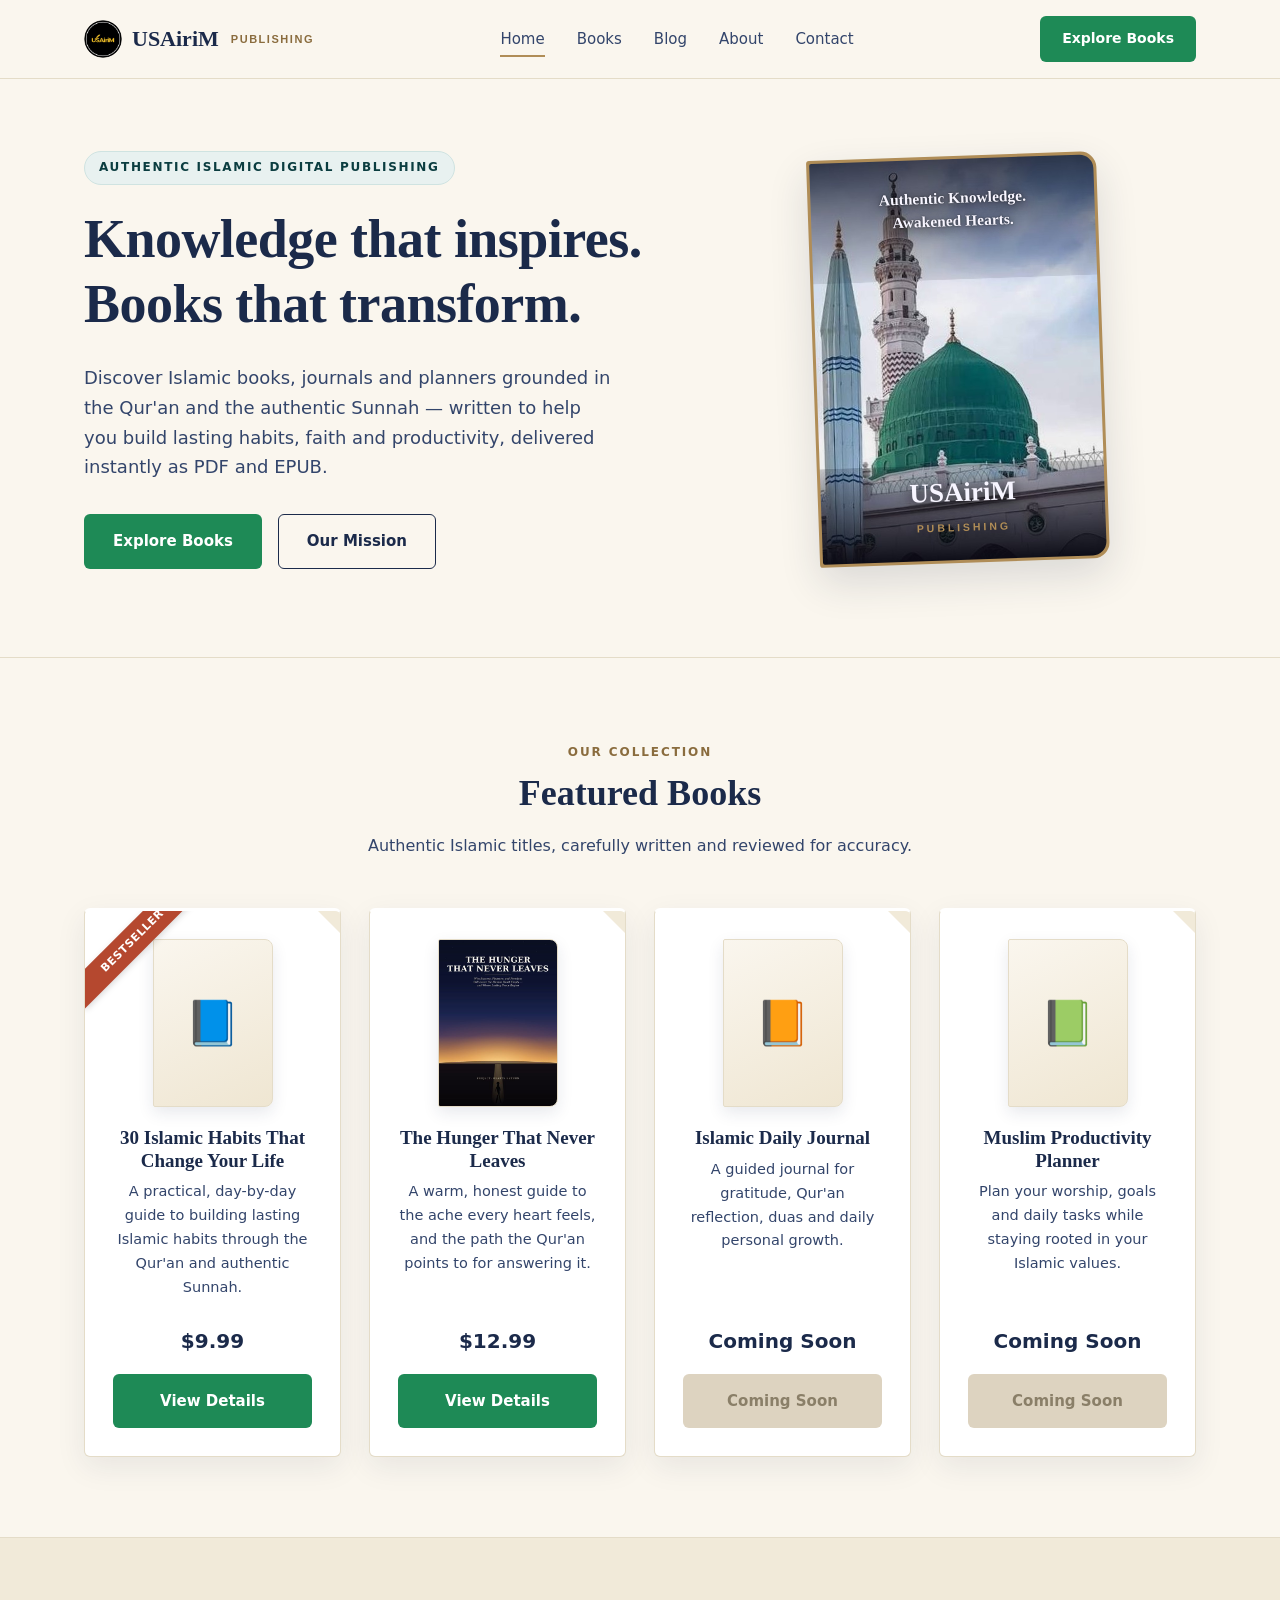
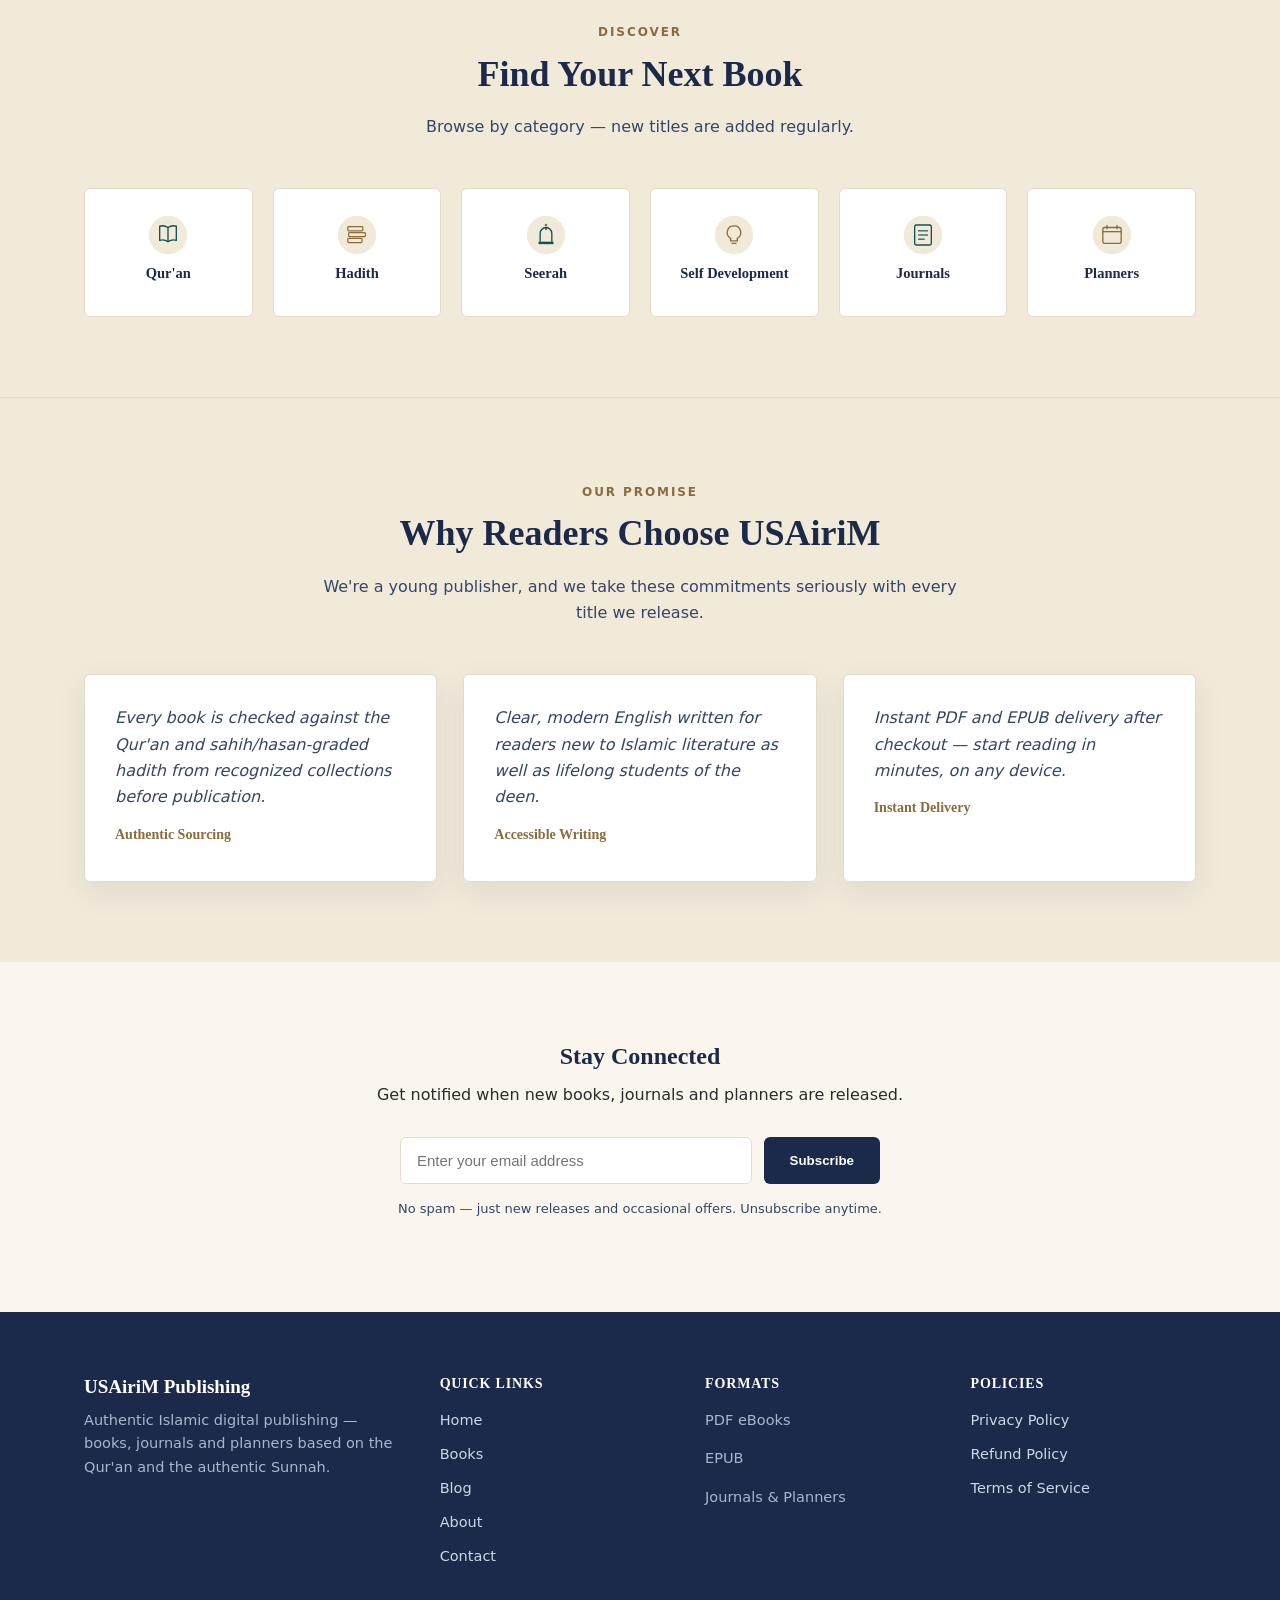
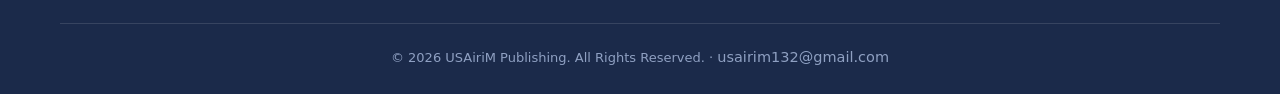
<file: index.html>
<!DOCTYPE html>
<html lang="en">
<head>
<meta charset="UTF-8">
<meta name="viewport" content="width=device-width, initial-scale=1.0">
<title>USAiriM Publishing — Authentic Islamic Books, Journals &amp; Planners (PDF/EPUB)</title>
<meta name="description" content="USAiriM Publishing creates authentic Islamic books, journals and planners grounded in the Qur'an and the Sunnah — instant digital downloads in PDF and EPUB for readers across the USA and worldwide.">
<link rel="canonical" href="https://usairim.pages.dev/">
<meta name="robots" content="index, follow">

<!-- Open Graph / social sharing -->
<meta property="og:type" content="website">
<meta property="og:title" content="USAiriM Publishing — Authentic Islamic Books, Journals &amp; Planners">
<meta property="og:description" content="Authentic Islamic books, journals and planners based on the Qur'an and the authentic Sunnah — available instantly as PDF and EPUB downloads.">
<meta property="og:url" content="https://usairim.pages.dev/">
<meta property="og:site_name" content="USAiriM Publishing">
<meta property="og:image" content="https://usairim.pages.dev/images/social-share.jpg">
<meta name="twitter:card" content="summary_large_image">
<meta name="twitter:title" content="USAiriM Publishing — Authentic Islamic Books, Journals &amp; Planners">
<meta name="twitter:description" content="Authentic Islamic books, journals and planners based on the Qur'an and the authentic Sunnah.">

<link rel="icon" href="favicon.svg" type="image/svg+xml">
<link rel="stylesheet" href="style.css">

<script type="application/ld+json">
{
  "@context": "https://schema.org",
  "@type": "Organization",
  "name": "USAiriM Publishing",
  "url": "https://usairim.pages.dev/",
  "description": "Publisher of authentic Islamic books, journals and planners based on the Qur'an and the authentic Sunnah, sold as digital downloads.",
  "sameAs": []
}
</script>
<!-- Google tag (gtag.js) -->
<script async src="https://www.googletagmanager.com/gtag/js?id=G-6FCN0698L6"></script>
<script>
  window.dataLayer = window.dataLayer || [];
  function gtag(){dataLayer.push(arguments);}
  gtag('js', new Date());

  gtag('config', 'G-6FCN0698L6');
</script>

<script type="text/javascript">
    (function(c,l,a,r,i,t,y){
        c[a]=c[a]||function(){(c[a].q=c[a].q||[]).push(arguments)};
        t=l.createElement(r);t.async=1;t.src="https://www.clarity.ms/tag/"+i;
        y=l.getElementsByTagName(r)[0];y.parentNode.insertBefore(t,y);
    })(window, document, "clarity", "script", "xih6525dao");
</script>
</head>

<body>

<header class="header">
  <div class="rainbow-bar"></div>
  <div class="container">
    <a href="index.html" class="logo">
      <span class="logo-mark" role="img" aria-label="USAiriM Publishing logo"></span>
      <span class="logo-name">USAiriM</span><span class="logo-tag">Publishing</span>
    </a>
    <button class="nav-toggle" aria-label="Open menu" aria-expanded="false" id="navToggle">☰</button>
    <nav class="nav" id="siteNav">
      <a href="index.html" class="active">Home</a>
      <a href="books.html">Books</a>
      <a href="blog.html">Blog</a>
      <a href="about.html">About</a>
      <a href="contact.html">Contact</a>
    </nav>
    <a href="books.html" class="nav-btn">Explore Books</a>
  </div>
</header>

<section class="hero">
  <div class="container hero-grid">
    <div class="hero-content">
      <span class="hero-badge">Authentic Islamic Digital Publishing</span>
      <h1>Knowledge that inspires.<br>Books that transform.</h1>
      <p>Discover Islamic books, journals and planners grounded in the Qur'an and the authentic Sunnah — written to help you build lasting habits, faith and productivity, delivered instantly as PDF and EPUB.</p>
      <div class="hero-buttons">
        <a href="books.html" class="btn-primary">Explore Books</a>
        <a href="about.html" class="btn-secondary">Our Mission</a>
      </div>
    </div>
    <div class="hero-image">
      <div class="hero-photo-frame">
        <div class="hero-photo-cover" role="img" aria-label="Masjid an-Nabawi with the USAiriM Publishing slogan: Authentic Knowledge, Awakened Hearts">
          <div class="cover-slogan">Authentic Knowledge.<br>Awakened Hearts.</div>
          <div class="cover-wordmark">
            <div class="cover-name">USAiriM</div>
            <div class="cover-tag">PUBLISHING</div>
          </div>
        </div>
      </div>
    </div>
  </div>
</section>

<section class="featured">
  <div class="container">
    <div class="section-title">
      <span>Our Collection</span>
      <h2>Featured Books</h2>
      <p>Authentic Islamic titles, carefully written and reviewed for accuracy.</p>
    </div>
    <div class="book-grid">

      <div class="book-card bestseller">
        <div class="ribbon">Bestseller</div>
        <div class="book-cover" aria-hidden="true">📘</div>
        <h3>30 Islamic Habits That Change Your Life</h3>
        <p>A practical, day-by-day guide to building lasting Islamic habits through the Qur'an and authentic Sunnah.</p>
        <div class="price">$9.99</div>
        <a href="30-islamic-habits.html" class="buy-btn">View Details</a>
      </div>

      <div class="book-card">
        <div class="book-cover cover-hunger" role="img" aria-label="The Hunger That Never Leaves — book cover"></div>
        <h3>The Hunger That Never Leaves</h3>
        <p>A warm, honest guide to the ache every heart feels, and the path the Qur'an points to for answering it.</p>
        <div class="price">$12.99</div>
        <a href="the-hunger-that-never-leaves.html" class="buy-btn">View Details</a>
      </div>

      <div class="book-card">
        <div class="book-cover" aria-hidden="true">📙</div>
        <h3>Islamic Daily Journal</h3>
        <p>A guided journal for gratitude, Qur'an reflection, duas and daily personal growth.</p>
        <div class="price">Coming Soon</div>
        <a href="books.html" class="buy-btn disabled" aria-disabled="true">Coming Soon</a>
      </div>

      <div class="book-card">
        <div class="book-cover" aria-hidden="true">📗</div>
        <h3>Muslim Productivity Planner</h3>
        <p>Plan your worship, goals and daily tasks while staying rooted in your Islamic values.</p>
        <div class="price">Coming Soon</div>
        <a href="books.html" class="buy-btn disabled" aria-disabled="true">Coming Soon</a>
      </div>

    </div>
  </div>
</section>

<section class="discover">
  <div class="container">
    <div class="section-title">
      <span>Discover</span>
      <h2>Find Your Next Book</h2>
      <p>Browse by category — new titles are added regularly.</p>
    </div>
    <div class="categories">
      <div class="category-card">
        <svg viewBox="0 0 48 48" width="40" height="40" aria-hidden="true"><circle cx="24" cy="24" r="23" fill="#F1EAD9"/><path d="M24 15c-3-2-7-2.5-10-1.5v17c3-1 7-.5 10 1.5 3-2 7-2.5 10-1.5v-17c-3-1-7-.5-10 1.5z" fill="none" stroke="#0F5257" stroke-width="1.6" stroke-linejoin="round"/><line x1="24" y1="15" x2="24" y2="32" stroke="#0F5257" stroke-width="1.6"/></svg>
        <h3>Qur'an</h3>
      </div>
      <div class="category-card">
        <svg viewBox="0 0 48 48" width="40" height="40" aria-hidden="true"><circle cx="24" cy="24" r="23" fill="#F1EAD9"/><rect x="13" y="14" width="18" height="5" rx="1" fill="none" stroke="#8a6c3e" stroke-width="1.5"/><rect x="14" y="21" width="20" height="5" rx="1" fill="none" stroke="#8a6c3e" stroke-width="1.5"/><rect x="13" y="28" width="17" height="5" rx="1" fill="none" stroke="#8a6c3e" stroke-width="1.5"/></svg>
        <h3>Hadith</h3>
      </div>
      <div class="category-card">
        <svg viewBox="0 0 48 48" width="40" height="40" aria-hidden="true"><circle cx="24" cy="24" r="23" fill="#F1EAD9"/><path d="M17 32V22a7 7 0 0 1 14 0v10" fill="none" stroke="#0F5257" stroke-width="1.6"/><rect x="15" y="32" width="18" height="3" fill="#0F5257"/><line x1="24" y1="14" x2="24" y2="18" stroke="#0F5257" stroke-width="1.6"/><circle cx="24" cy="12" r="1.6" fill="#8a6c3e"/></svg>
        <h3>Seerah</h3>
      </div>
      <div class="category-card">
        <svg viewBox="0 0 48 48" width="40" height="40" aria-hidden="true"><circle cx="24" cy="24" r="23" fill="#F1EAD9"/><path d="M24 13a8 8 0 0 0-4 15v3h8v-3a8 8 0 0 0-4-15z" fill="none" stroke="#8a6c3e" stroke-width="1.6"/><line x1="21" y1="34" x2="27" y2="34" stroke="#8a6c3e" stroke-width="1.6"/></svg>
        <h3>Self Development</h3>
      </div>
      <div class="category-card">
        <svg viewBox="0 0 48 48" width="40" height="40" aria-hidden="true"><circle cx="24" cy="24" r="23" fill="#F1EAD9"/><rect x="14" y="12" width="20" height="24" rx="2" fill="none" stroke="#0F5257" stroke-width="1.6"/><line x1="18" y1="19" x2="30" y2="19" stroke="#0F5257" stroke-width="1.4"/><line x1="18" y1="24" x2="30" y2="24" stroke="#0F5257" stroke-width="1.4"/><line x1="18" y1="29" x2="26" y2="29" stroke="#0F5257" stroke-width="1.4"/></svg>
        <h3>Journals</h3>
      </div>
      <div class="category-card">
        <svg viewBox="0 0 48 48" width="40" height="40" aria-hidden="true"><circle cx="24" cy="24" r="23" fill="#F1EAD9"/><rect x="13" y="15" width="22" height="19" rx="2" fill="none" stroke="#8a6c3e" stroke-width="1.6"/><line x1="13" y1="20" x2="35" y2="20" stroke="#8a6c3e" stroke-width="1.6"/><line x1="18" y1="12" x2="18" y2="17" stroke="#8a6c3e" stroke-width="1.6"/><line x1="30" y1="12" x2="30" y2="17" stroke="#8a6c3e" stroke-width="1.6"/></svg>
        <h3>Planners</h3>
      </div>
    </div>
  </div>
</section>

<section class="testimonials">
  <div class="container">
    <div class="section-title">
      <span>Our Promise</span>
      <h2>Why Readers Choose USAiriM</h2>
      <p>We're a young publisher, and we take these commitments seriously with every title we release.</p>
    </div>
    <div class="testimonial-grid">
      <div class="testimonial-card">
        <p>Every book is checked against the Qur'an and sahih/hasan-graded hadith from recognized collections before publication.</p>
        <h4>Authentic Sourcing</h4>
      </div>
      <div class="testimonial-card">
        <p>Clear, modern English written for readers new to Islamic literature as well as lifelong students of the deen.</p>
        <h4>Accessible Writing</h4>
      </div>
      <div class="testimonial-card">
        <p>Instant PDF and EPUB delivery after checkout — start reading in minutes, on any device.</p>
        <h4>Instant Delivery</h4>
      </div>
    </div>
  </div>
</section>

<section class="newsletter">
  <div class="container">
    <h2>Stay Connected</h2>
    <p>Get notified when new books, journals and planners are released.</p>
    <form class="newsletter-form" action="https://formsubmit.co/usairim132@gmail.com" method="POST">
      <input type="email" name="email" placeholder="Enter your email address" required>
      <button type="submit">Subscribe</button>
    </form>
    <p class="form-note">No spam — just new releases and occasional offers. Unsubscribe anytime.</p>
  </div>
</section>

<footer class="footer">
  <div class="container footer-grid">
    <div>
      <h3>USAiriM Publishing</h3>
      <p>Authentic Islamic digital publishing — books, journals and planners based on the Qur'an and the authentic Sunnah.</p>
    </div>
    <div>
      <h4>Quick Links</h4>
      <a href="index.html">Home</a>
      <a href="books.html">Books</a>
      <a href="blog.html">Blog</a>
      <a href="about.html">About</a>
      <a href="contact.html">Contact</a>
    </div>
    <div>
      <h4>Formats</h4>
      <p>PDF eBooks</p>
      <p>EPUB</p>
      <p>Journals &amp; Planners</p>
    </div>
    <div>
      <h4>Policies</h4>
      <a href="privacy-policy.html">Privacy Policy</a>
      <a href="refund-policy.html">Refund Policy</a>
      <a href="terms.html">Terms of Service</a>
    </div>
  </div>
  <div class="container copyright">
    © 2026 USAiriM Publishing. All Rights Reserved. · <a href="mailto:usairim132@gmail.com">usairim132@gmail.com</a>
  </div>
</footer>

<script src="js/main.js"></script>
</body>
</html>
</file>
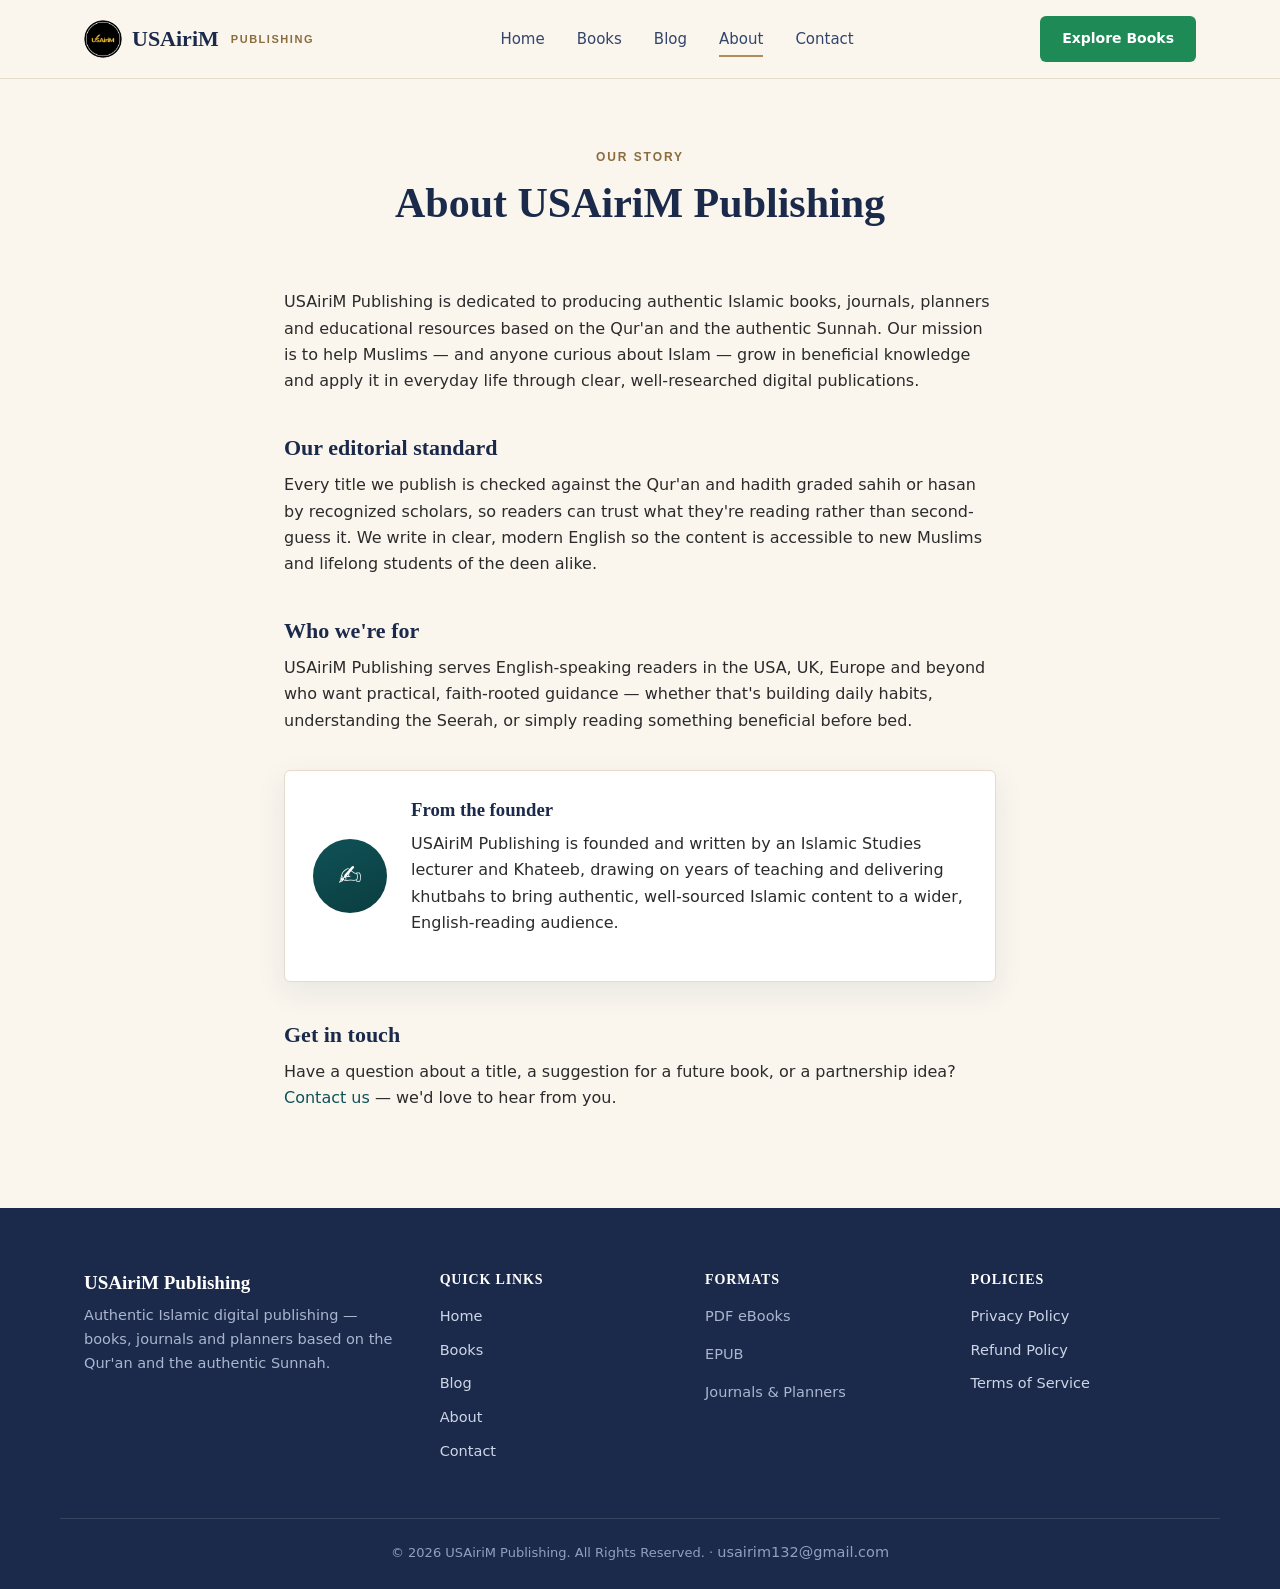
<file: about.html>
<!DOCTYPE html>
<html lang="en">
<head>
<meta charset="UTF-8">
<meta name="viewport" content="width=device-width, initial-scale=1.0">
<title>About Us | USAiriM Publishing</title>
<meta name="description" content="USAiriM Publishing creates authentic Islamic books, journals and planners based on the Qur'an and the authentic Sunnah, for readers everywhere.">
<link rel="canonical" href="https://usairim.pages.dev/about.html">
<meta name="robots" content="index, follow">
<link rel="icon" href="favicon.svg" type="image/svg+xml">
<link rel="stylesheet" href="style.css">
<!-- Google tag (gtag.js) -->
<script async src="https://www.googletagmanager.com/gtag/js?id=G-6FCN0698L6"></script>
<script>
  window.dataLayer = window.dataLayer || [];
  function gtag(){dataLayer.push(arguments);}
  gtag('js', new Date());

  gtag('config', 'G-6FCN0698L6');
</script>

<script type="text/javascript">
    (function(c,l,a,r,i,t,y){
        c[a]=c[a]||function(){(c[a].q=c[a].q||[]).push(arguments)};
        t=l.createElement(r);t.async=1;t.src="https://www.clarity.ms/tag/"+i;
        y=l.getElementsByTagName(r)[0];y.parentNode.insertBefore(t,y);
    })(window, document, "clarity", "script", "xih6525dao");
</script>
</head>

<body>

<header class="header">
  <div class="rainbow-bar"></div>
  <div class="container">
    <a href="index.html" class="logo">
      <span class="logo-mark" role="img" aria-label="USAiriM Publishing logo"></span>
      <span class="logo-name">USAiriM</span><span class="logo-tag">Publishing</span>
    </a>
    <button class="nav-toggle" aria-label="Open menu" aria-expanded="false" id="navToggle">☰</button>
    <nav class="nav" id="siteNav">
      <a href="index.html">Home</a>
      <a href="books.html">Books</a>
      <a href="blog.html">Blog</a>
      <a href="about.html" class="active">About</a>
      <a href="contact.html">Contact</a>
    </nav>
    <a href="books.html" class="nav-btn">Explore Books</a>
  </div>
</header>

<section class="page-hero">
  <div class="container">
    <span class="eyebrow">Our Story</span>
    <h1>About USAiriM Publishing</h1>
  </div>
</section>

<div class="content-block">
  <p>USAiriM Publishing is dedicated to producing authentic Islamic books, journals, planners and educational resources based on the Qur'an and the authentic Sunnah. Our mission is to help Muslims — and anyone curious about Islam — grow in beneficial knowledge and apply it in everyday life through clear, well-researched digital publications.</p>

  <h2>Our editorial standard</h2>
  <p>Every title we publish is checked against the Qur'an and hadith graded sahih or hasan by recognized scholars, so readers can trust what they're reading rather than second-guess it. We write in clear, modern English so the content is accessible to new Muslims and lifelong students of the deen alike.</p>

  <h2>Who we're for</h2>
  <p>USAiriM Publishing serves English-speaking readers in the USA, UK, Europe and beyond who want practical, faith-rooted guidance — whether that's building daily habits, understanding the Seerah, or simply reading something beneficial before bed.</p>

  <div class="founder">
    <div class="founder-badge" aria-hidden="true">✍️</div>
    <div>
      <h3>From the founder</h3>
      <p>USAiriM Publishing is founded and written by an Islamic Studies lecturer and Khateeb, drawing on years of teaching and delivering khutbahs to bring authentic, well-sourced Islamic content to a wider, English-reading audience.</p>
    </div>
  </div>

  <h2>Get in touch</h2>
  <p>Have a question about a title, a suggestion for a future book, or a partnership idea? <a href="contact.html">Contact us</a> — we'd love to hear from you.</p>
</div>

<footer class="footer">
  <div class="container footer-grid">
    <div>
      <h3>USAiriM Publishing</h3>
      <p>Authentic Islamic digital publishing — books, journals and planners based on the Qur'an and the authentic Sunnah.</p>
    </div>
    <div>
      <h4>Quick Links</h4>
      <a href="index.html">Home</a>
      <a href="books.html">Books</a>
      <a href="blog.html">Blog</a>
      <a href="about.html">About</a>
      <a href="contact.html">Contact</a>
    </div>
    <div>
      <h4>Formats</h4>
      <p>PDF eBooks</p>
      <p>EPUB</p>
      <p>Journals &amp; Planners</p>
    </div>
    <div>
      <h4>Policies</h4>
      <a href="privacy-policy.html">Privacy Policy</a>
      <a href="refund-policy.html">Refund Policy</a>
      <a href="terms.html">Terms of Service</a>
    </div>
  </div>
  <div class="container copyright">
    © 2026 USAiriM Publishing. All Rights Reserved. · <a href="mailto:usairim132@gmail.com">usairim132@gmail.com</a>
  </div>
</footer>

<script src="js/main.js"></script>
</body>
</html>
</file>
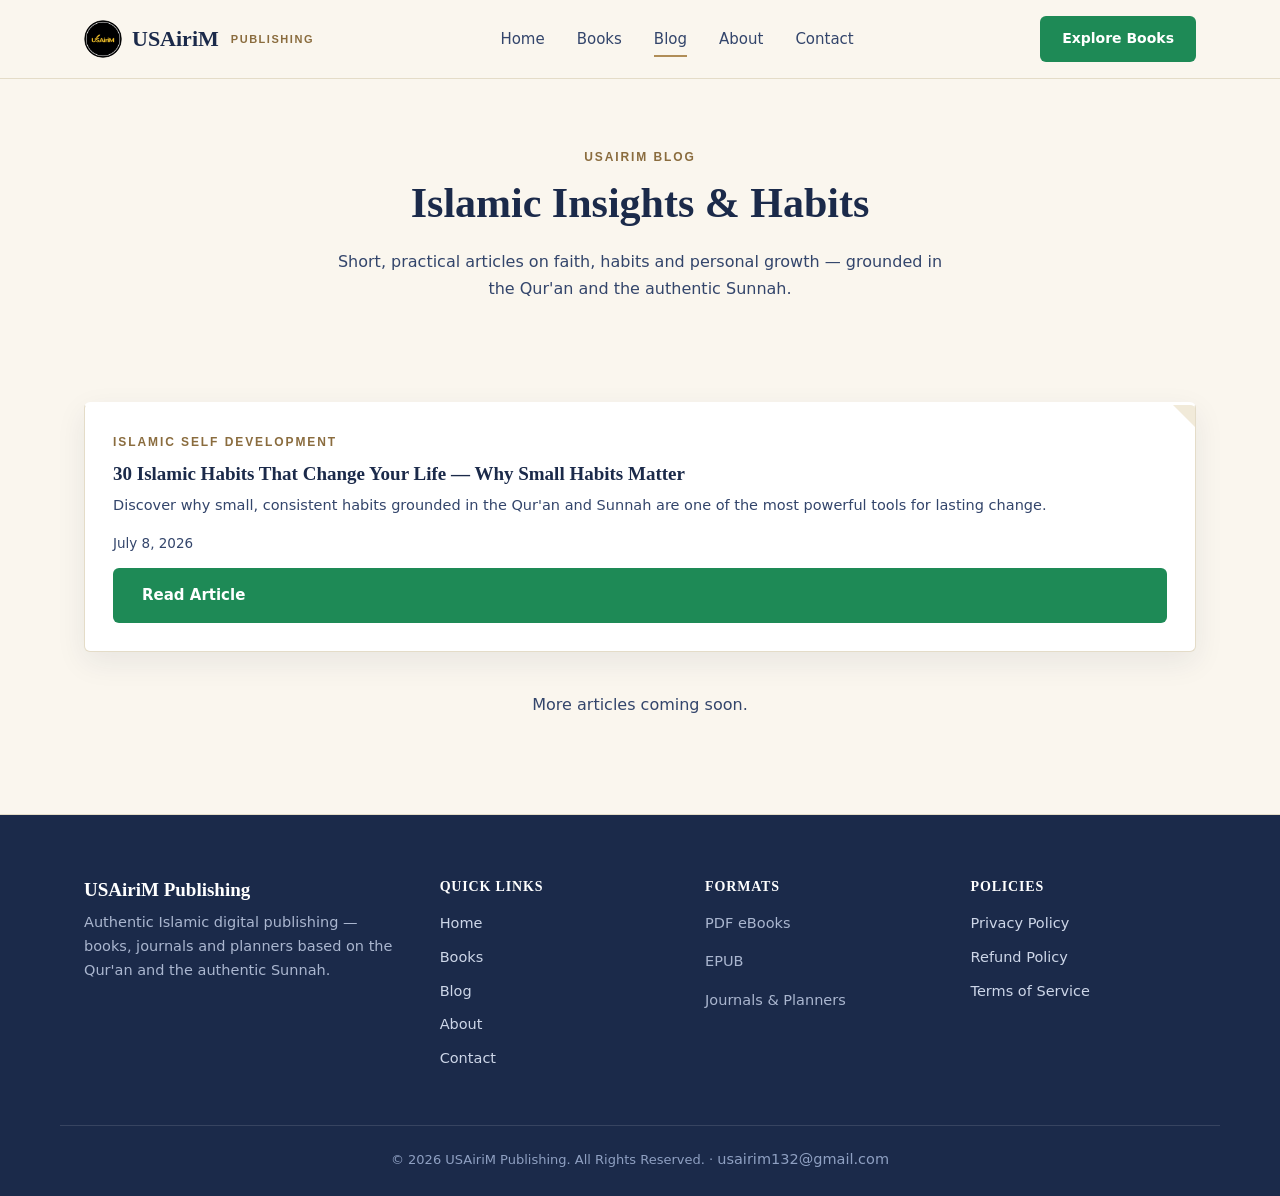
<file: blog.html>
<!DOCTYPE html>
<html lang="en">
<head>
<meta charset="UTF-8">
<meta name="viewport" content="width=device-width, initial-scale=1.0">
<title>Blog — Islamic Insights &amp; Habits | USAiriM Publishing</title>
<meta name="description" content="Articles on Islamic self-development, authentic habits, and reflections grounded in the Qur'an and Sunnah, from USAiriM Publishing.">
<link rel="canonical" href="https://usairim.pages.dev/blog.html">
<meta name="robots" content="index, follow">
<meta property="og:type" content="website">
<meta property="og:title" content="Blog — Islamic Insights & Habits | USAiriM Publishing">
<meta property="og:description" content="Articles on Islamic self-development, authentic habits, and reflections grounded in the Qur'an and Sunnah.">
<meta property="og:url" content="https://usairim.pages.dev/blog.html">
<link rel="icon" href="favicon.svg" type="image/svg+xml">
<link rel="alternate" type="application/rss+xml" title="USAiriM Publishing Blog RSS Feed" href="rss.xml">
<link rel="stylesheet" href="style.css">

<!-- Google tag (gtag.js) -->
<script async src="https://www.googletagmanager.com/gtag/js?id=G-6FCN0698L6"></script>
<script>
  window.dataLayer = window.dataLayer || [];
  function gtag(){dataLayer.push(arguments);}
  gtag('js', new Date());

  gtag('config', 'G-6FCN0698L6');
</script>

<script type="text/javascript">
    (function(c,l,a,r,i,t,y){
        c[a]=c[a]||function(){(c[a].q=c[a].q||[]).push(arguments)};
        t=l.createElement(r);t.async=1;t.src="https://www.clarity.ms/tag/"+i;
        y=l.getElementsByTagName(r)[0];y.parentNode.insertBefore(t,y);
    })(window, document, "clarity", "script", "xih6525dao");
</script>
</head>

<body>

<header class="header">
  <div class="rainbow-bar"></div>
  <div class="container">
    <a href="index.html" class="logo">
      <span class="logo-mark" role="img" aria-label="USAiriM Publishing logo"></span>
      <span class="logo-name">USAiriM</span><span class="logo-tag">Publishing</span>
    </a>
    <button class="nav-toggle" aria-label="Open menu" aria-expanded="false" id="navToggle">☰</button>
    <nav class="nav" id="siteNav">
      <a href="index.html">Home</a>
      <a href="books.html">Books</a>
      <a href="blog.html" class="active">Blog</a>
      <a href="about.html">About</a>
      <a href="contact.html">Contact</a>
    </nav>
    <a href="books.html" class="nav-btn">Explore Books</a>
  </div>
</header>

<section class="page-hero">
  <div class="container">
    <span class="eyebrow">USAiriM Blog</span>
    <h1>Islamic Insights &amp; Habits</h1>
    <p style="color:var(--ink-soft);max-width:60ch;margin:12px auto 0;">Short, practical articles on faith, habits and personal growth — grounded in the Qur'an and the authentic Sunnah.</p>
  </div>
</section>

<section class="featured">
  <div class="container">
    <div class="book-grid">

      <div class="book-card" style="text-align:left;">
        <span class="eyebrow">Islamic Self Development</span>
        <h3><a href="blog/30-islamic-habits.html" style="color:var(--ink);">30 Islamic Habits That Change Your Life — Why Small Habits Matter</a></h3>
        <p>Discover why small, consistent habits grounded in the Qur'an and Sunnah are one of the most powerful tools for lasting change.</p>
        <p style="color:var(--ink-soft);font-size:13.5px;margin-top:auto;">July 8, 2026</p>
        <a href="blog/30-islamic-habits.html" class="buy-btn">Read Article</a>
      </div>

    </div>
    <p style="text-align:center;color:var(--ink-soft);margin-top:40px;">More articles coming soon.</p>
  </div>
</section>

<footer class="footer">
  <div class="container footer-grid">
    <div>
      <h3>USAiriM Publishing</h3>
      <p>Authentic Islamic digital publishing — books, journals and planners based on the Qur'an and the authentic Sunnah.</p>
    </div>
    <div>
      <h4>Quick Links</h4>
      <a href="index.html">Home</a>
      <a href="books.html">Books</a>
      <a href="blog.html">Blog</a>
      <a href="about.html">About</a>
      <a href="contact.html">Contact</a>
    </div>
    <div>
      <h4>Formats</h4>
      <p>PDF eBooks</p>
      <p>EPUB</p>
      <p>Journals &amp; Planners</p>
    </div>
    <div>
      <h4>Policies</h4>
      <a href="privacy-policy.html">Privacy Policy</a>
      <a href="refund-policy.html">Refund Policy</a>
      <a href="terms.html">Terms of Service</a>
    </div>
  </div>
  <div class="container copyright">
    © 2026 USAiriM Publishing. All Rights Reserved. · <a href="mailto:usairim132@gmail.com">usairim132@gmail.com</a>
  </div>
</footer>

<script src="js/main.js"></script>
</body>
</html>
</file>
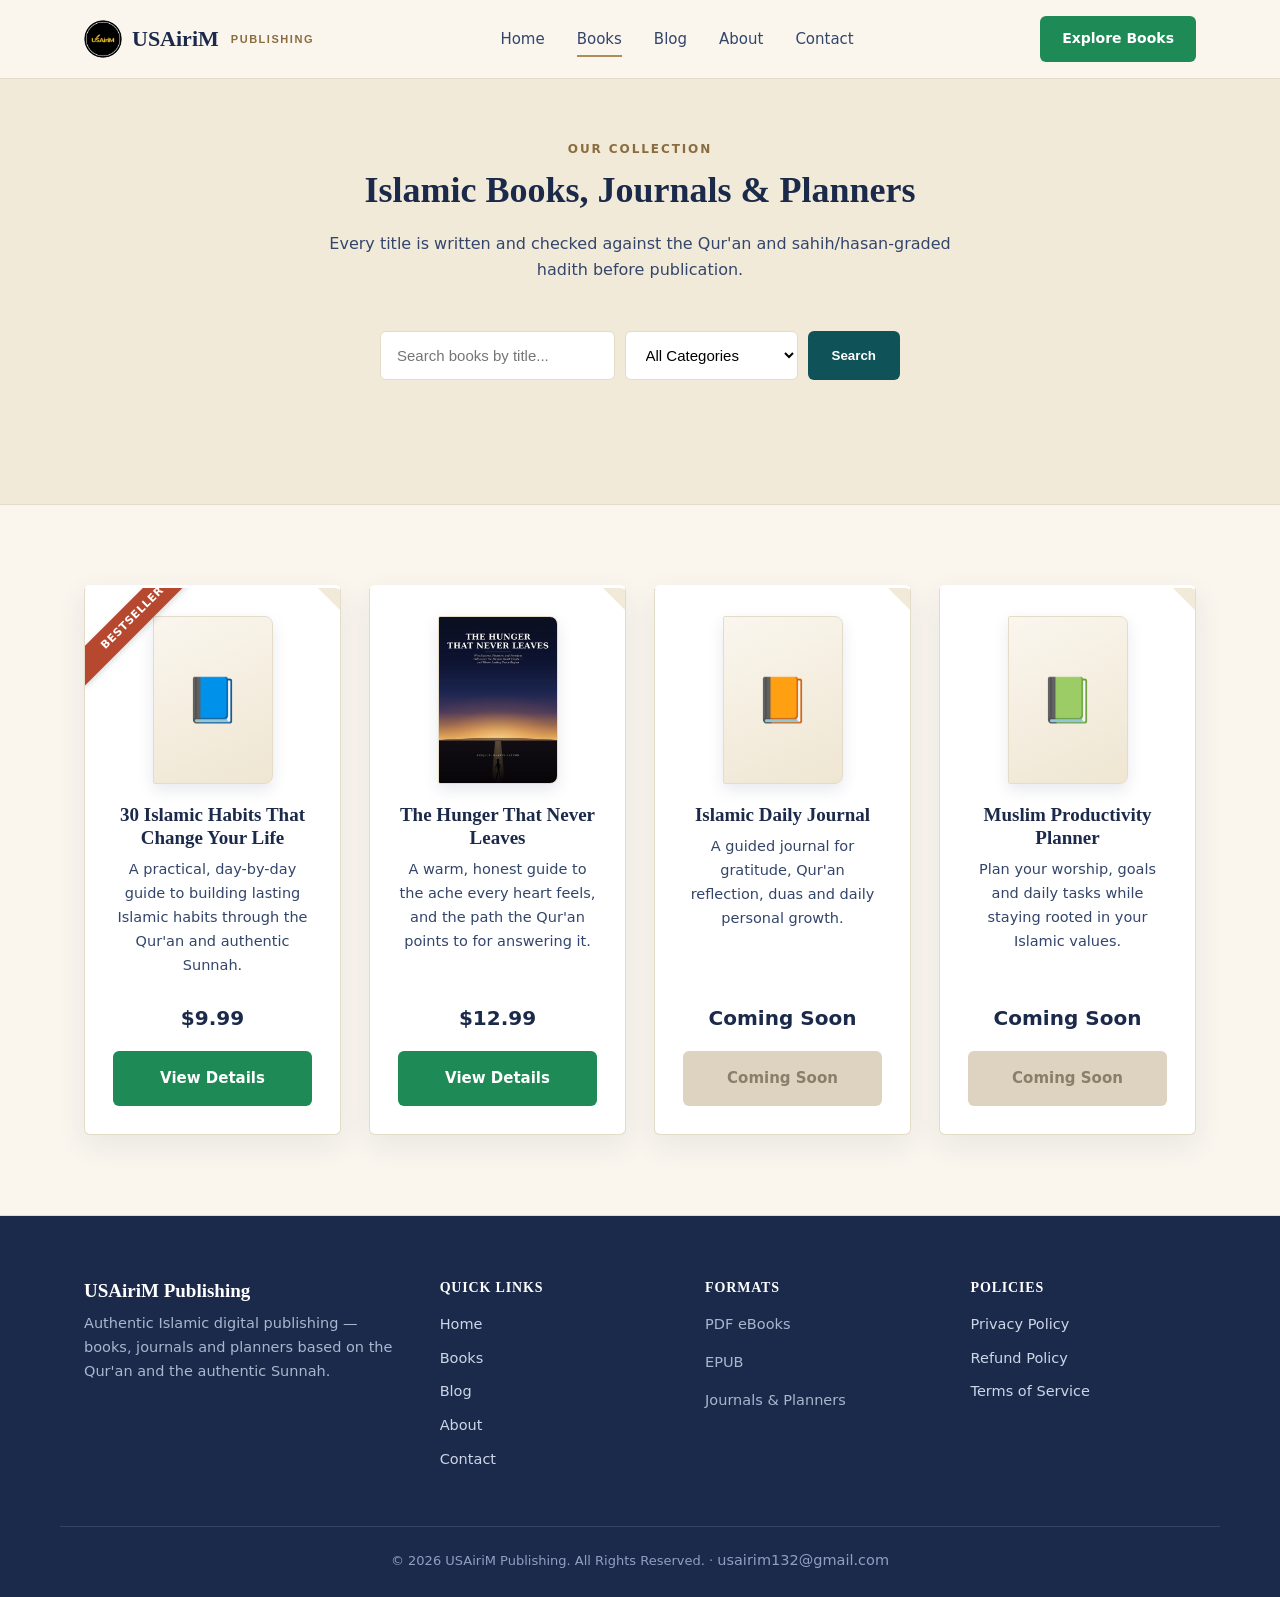
<file: books.html>
<!DOCTYPE html>
<html lang="en">
<head>
<meta charset="UTF-8">
<meta name="viewport" content="width=device-width, initial-scale=1.0">
<title>Islamic Books, Journals &amp; Planners | USAiriM Publishing</title>
<meta name="description" content="Browse USAiriM Publishing's collection of authentic Islamic books, journals and planners — instant PDF and EPUB downloads based on the Qur'an and the Sunnah.">
<link rel="canonical" href="https://usairim.pages.dev/books.html">
<meta name="robots" content="index, follow">
<meta property="og:type" content="website">
<meta property="og:title" content="Islamic Books, Journals &amp; Planners | USAiriM Publishing">
<meta property="og:description" content="Browse authentic Islamic books, journals and planners — instant PDF and EPUB downloads.">
<meta property="og:url" content="https://usairim.pages.dev/books.html">
<link rel="icon" href="favicon.svg" type="image/svg+xml">
<link rel="stylesheet" href="style.css">
<!-- Google tag (gtag.js) -->
<script async src="https://www.googletagmanager.com/gtag/js?id=G-6FCN0698L6"></script>
<script>
  window.dataLayer = window.dataLayer || [];
  function gtag(){dataLayer.push(arguments);}
  gtag('js', new Date());

  gtag('config', 'G-6FCN0698L6');
</script>

<script type="text/javascript">
    (function(c,l,a,r,i,t,y){
        c[a]=c[a]||function(){(c[a].q=c[a].q||[]).push(arguments)};
        t=l.createElement(r);t.async=1;t.src="https://www.clarity.ms/tag/"+i;
        y=l.getElementsByTagName(r)[0];y.parentNode.insertBefore(t,y);
    })(window, document, "clarity", "script", "xih6525dao");
</script>
</head>

<body>

<header class="header">
  <div class="rainbow-bar"></div>
  <div class="container">
    <a href="index.html" class="logo">
      <span class="logo-mark" role="img" aria-label="USAiriM Publishing logo"></span>
      <span class="logo-name">USAiriM</span><span class="logo-tag">Publishing</span>
    </a>
    <button class="nav-toggle" aria-label="Open menu" aria-expanded="false" id="navToggle">☰</button>
    <nav class="nav" id="siteNav">
      <a href="index.html">Home</a>
      <a href="books.html" class="active">Books</a>
      <a href="blog.html">Blog</a>
      <a href="about.html">About</a>
      <a href="contact.html">Contact</a>
    </nav>
    <a href="books.html" class="nav-btn">Explore Books</a>
  </div>
</header>

<section class="discover" style="padding-top:56px;">
  <div class="container">
    <div class="section-title">
      <span>Our Collection</span>
      <h2>Islamic Books, Journals &amp; Planners</h2>
      <p>Every title is written and checked against the Qur'an and sahih/hasan-graded hadith before publication.</p>
    </div>

    <div class="search-box">
      <input type="text" id="searchInput" placeholder="Search books by title...">
      <select id="categoryFilter">
        <option value="all">All Categories</option>
        <option value="self-development">Self Development</option>
        <option value="journal">Journals</option>
        <option value="planner">Planners</option>
      </select>
      <button type="button" onclick="document.getElementById('searchInput').focus()">Search</button>
    </div>
  </div>
</section>

<section class="featured">
  <div class="container">
    <div class="book-grid">

      <div class="book-card bestseller" data-title="30 islamic habits that change your life" data-category="self-development">
        <div class="ribbon">Bestseller</div>
        <div class="book-cover" aria-hidden="true">📘</div>
        <h3>30 Islamic Habits That Change Your Life</h3>
        <p>A practical, day-by-day guide to building lasting Islamic habits through the Qur'an and authentic Sunnah.</p>
        <div class="price">$9.99</div>
        <a href="30-islamic-habits.html" class="buy-btn">View Details</a>
      </div>

      <div class="book-card" data-title="the hunger that never leaves" data-category="self-development">
        <div class="book-cover cover-hunger" role="img" aria-label="The Hunger That Never Leaves — book cover"></div>
        <h3>The Hunger That Never Leaves</h3>
        <p>A warm, honest guide to the ache every heart feels, and the path the Qur'an points to for answering it.</p>
        <div class="price">$12.99</div>
        <a href="the-hunger-that-never-leaves.html" class="buy-btn">View Details</a>
      </div>

      <div class="book-card" data-title="islamic daily journal" data-category="journal">
        <div class="book-cover" aria-hidden="true">📙</div>
        <h3>Islamic Daily Journal</h3>
        <p>A guided journal for gratitude, Qur'an reflection, duas and daily personal growth.</p>
        <div class="price">Coming Soon</div>
        <a href="contact.html" class="buy-btn disabled" aria-disabled="true">Coming Soon</a>
      </div>

      <div class="book-card" data-title="muslim productivity planner" data-category="planner">
        <div class="book-cover" aria-hidden="true">📗</div>
        <h3>Muslim Productivity Planner</h3>
        <p>Plan your worship, goals and daily tasks while staying rooted in your Islamic values.</p>
        <div class="price">Coming Soon</div>
        <a href="contact.html" class="buy-btn disabled" aria-disabled="true">Coming Soon</a>
      </div>

    </div>
    <p id="noResults">No books match your search. Try a different title or category.</p>
  </div>
</section>

<footer class="footer">
  <div class="container footer-grid">
    <div>
      <h3>USAiriM Publishing</h3>
      <p>Authentic Islamic digital publishing — books, journals and planners based on the Qur'an and the authentic Sunnah.</p>
    </div>
    <div>
      <h4>Quick Links</h4>
      <a href="index.html">Home</a>
      <a href="books.html">Books</a>
      <a href="blog.html">Blog</a>
      <a href="about.html">About</a>
      <a href="contact.html">Contact</a>
    </div>
    <div>
      <h4>Formats</h4>
      <p>PDF eBooks</p>
      <p>EPUB</p>
      <p>Journals &amp; Planners</p>
    </div>
    <div>
      <h4>Policies</h4>
      <a href="privacy-policy.html">Privacy Policy</a>
      <a href="refund-policy.html">Refund Policy</a>
      <a href="terms.html">Terms of Service</a>
    </div>
  </div>
  <div class="container copyright">
    © 2026 USAiriM Publishing. All Rights Reserved. · <a href="mailto:usairim132@gmail.com">usairim132@gmail.com</a>
  </div>
</footer>

<script src="js/main.js"></script>
<script src="js/search.js"></script>
</body>
</html>
</file>
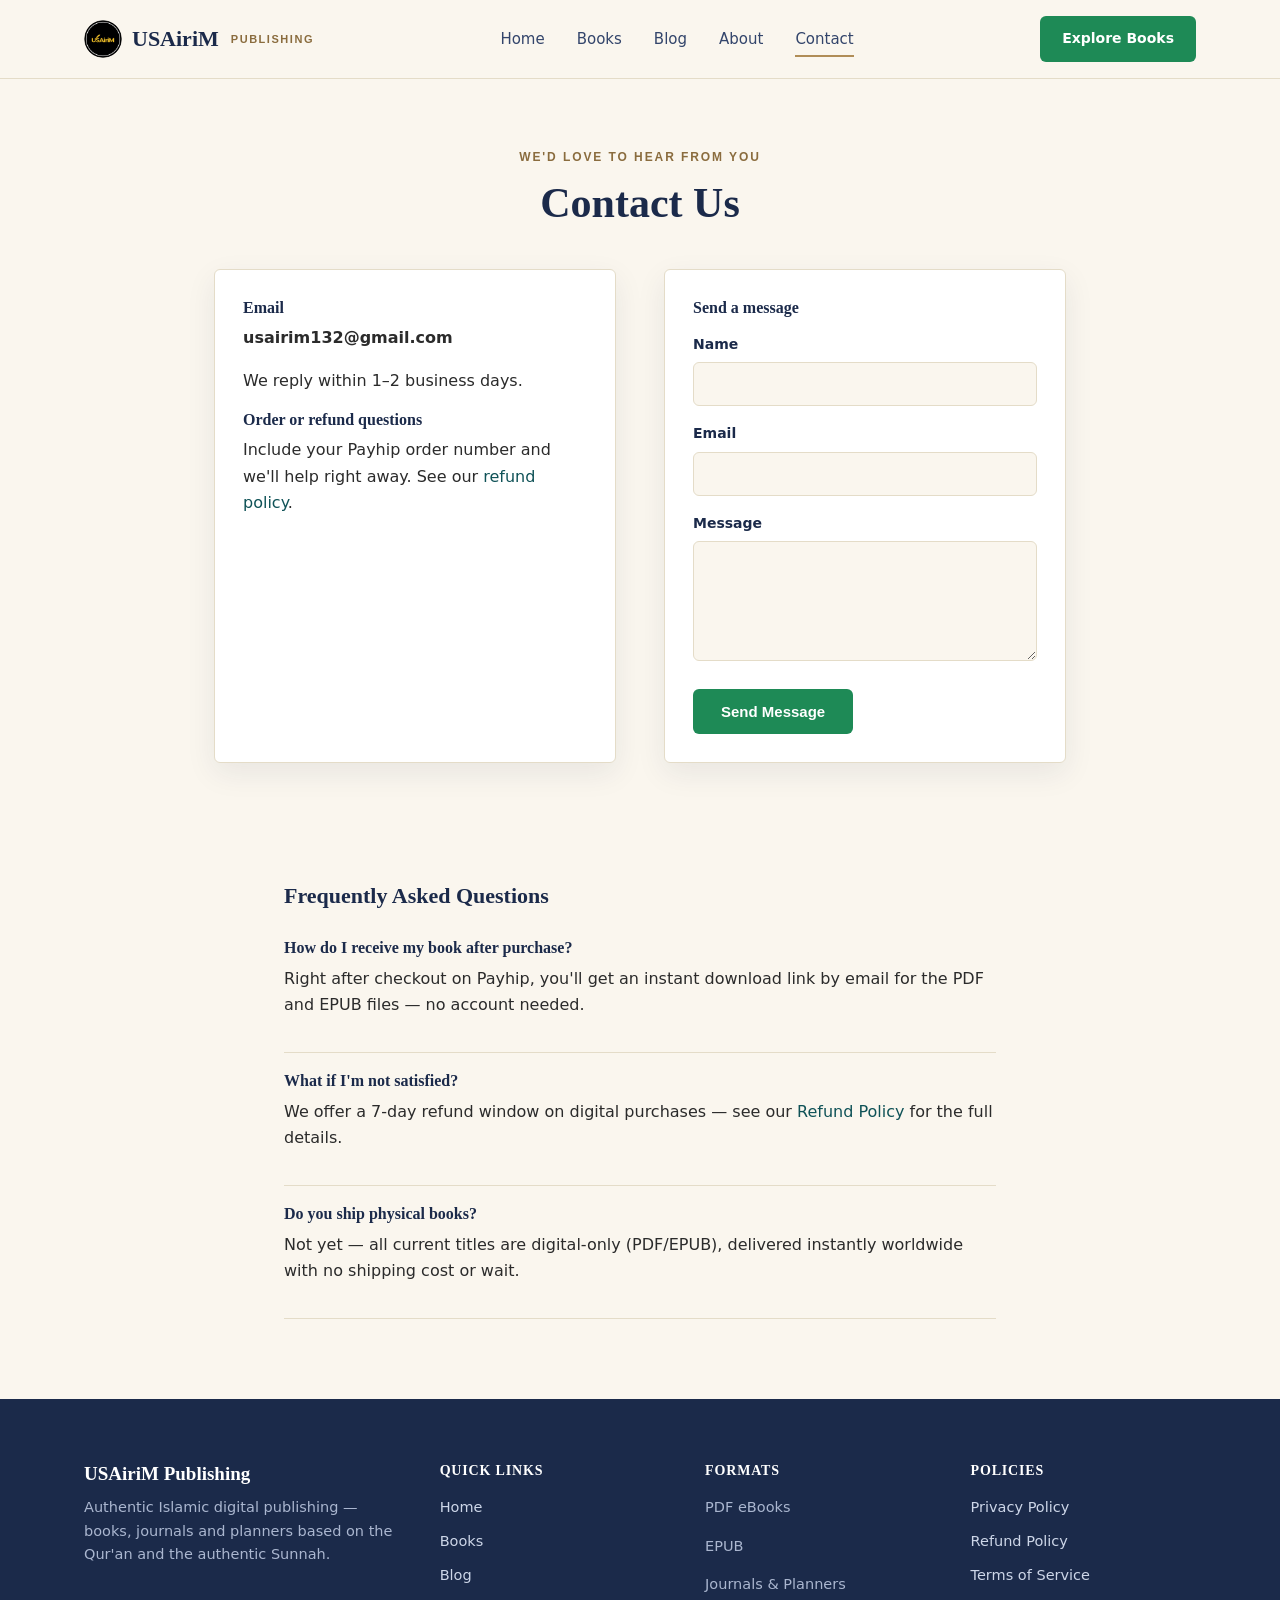
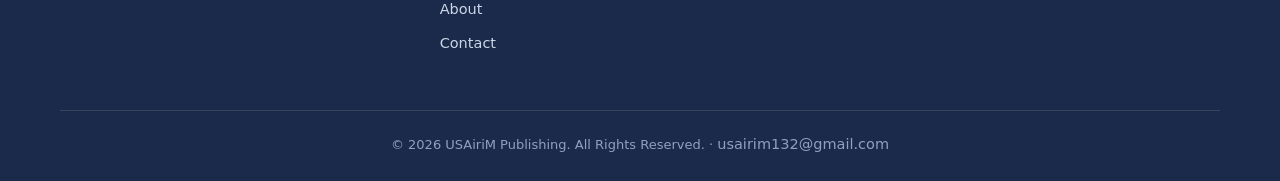
<file: contact.html>
<!DOCTYPE html>
<html lang="en">
<head>
<meta charset="UTF-8">
<meta name="viewport" content="width=device-width, initial-scale=1.0">
<title>Contact Us | USAiriM Publishing</title>
<meta name="description" content="Questions about a book, order or partnership? Contact USAiriM Publishing — we typically reply within 1-2 business days.">
<link rel="canonical" href="https://usairim.pages.dev/contact.html">
<meta name="robots" content="index, follow">
<link rel="icon" href="favicon.svg" type="image/svg+xml">
<link rel="stylesheet" href="style.css">
<!-- Google tag (gtag.js) -->
<script async src="https://www.googletagmanager.com/gtag/js?id=G-6FCN0698L6"></script>
<script>
  window.dataLayer = window.dataLayer || [];
  function gtag(){dataLayer.push(arguments);}
  gtag('js', new Date());

  gtag('config', 'G-6FCN0698L6');
</script>

<script type="text/javascript">
    (function(c,l,a,r,i,t,y){
        c[a]=c[a]||function(){(c[a].q=c[a].q||[]).push(arguments)};
        t=l.createElement(r);t.async=1;t.src="https://www.clarity.ms/tag/"+i;
        y=l.getElementsByTagName(r)[0];y.parentNode.insertBefore(t,y);
    })(window, document, "clarity", "script", "xih6525dao");
</script>
</head>

<body>

<header class="header">
  <div class="rainbow-bar"></div>
  <div class="container">
    <a href="index.html" class="logo">
      <span class="logo-mark" role="img" aria-label="USAiriM Publishing logo"></span>
      <span class="logo-name">USAiriM</span><span class="logo-tag">Publishing</span>
    </a>
    <button class="nav-toggle" aria-label="Open menu" aria-expanded="false" id="navToggle">☰</button>
    <nav class="nav" id="siteNav">
      <a href="index.html">Home</a>
      <a href="books.html">Books</a>
      <a href="blog.html">Blog</a>
      <a href="about.html">About</a>
      <a href="contact.html" class="active">Contact</a>
    </nav>
    <a href="books.html" class="nav-btn">Explore Books</a>
  </div>
</header>

<section class="page-hero">
  <div class="container">
    <span class="eyebrow">We'd Love to Hear From You</span>
    <h1>Contact Us</h1>
  </div>
</section>

<div class="contact-grid">
  <div class="contact-card">
    <h3>Email</h3>
    <p><strong>usairim132@gmail.com</strong></p>
    <p>We reply within 1–2 business days.</p>
    <h3>Order or refund questions</h3>
    <p>Include your Payhip order number and we'll help right away. See our <a href="refund-policy.html">refund policy</a>.</p>
  </div>

  <div class="contact-card contact-form">
    <h3>Send a message</h3>
    <form action="https://formsubmit.co/usairim132@gmail.com" method="POST">
      <label for="name">Name</label>
      <input type="text" id="name" name="name" required>
      <label for="email">Email</label>
      <input type="email" id="email" name="email" required>
      <label for="message">Message</label>
      <textarea id="message" name="message" required></textarea>
      <button type="submit" class="btn">Send Message</button>
    </form>
  </div>
</div>

<div class="content-block" style="padding-top:0;">
  <h2>Frequently Asked Questions</h2>
  <div class="faq-item">
    <h3>How do I receive my book after purchase?</h3>
    <p>Right after checkout on Payhip, you'll get an instant download link by email for the PDF and EPUB files — no account needed.</p>
  </div>
  <div class="faq-item">
    <h3>What if I'm not satisfied?</h3>
    <p>We offer a 7-day refund window on digital purchases — see our <a href="refund-policy.html">Refund Policy</a> for the full details.</p>
  </div>
  <div class="faq-item">
    <h3>Do you ship physical books?</h3>
    <p>Not yet — all current titles are digital-only (PDF/EPUB), delivered instantly worldwide with no shipping cost or wait.</p>
  </div>
</div>

<footer class="footer">
  <div class="container footer-grid">
    <div>
      <h3>USAiriM Publishing</h3>
      <p>Authentic Islamic digital publishing — books, journals and planners based on the Qur'an and the authentic Sunnah.</p>
    </div>
    <div>
      <h4>Quick Links</h4>
      <a href="index.html">Home</a>
      <a href="books.html">Books</a>
      <a href="blog.html">Blog</a>
      <a href="about.html">About</a>
      <a href="contact.html">Contact</a>
    </div>
    <div>
      <h4>Formats</h4>
      <p>PDF eBooks</p>
      <p>EPUB</p>
      <p>Journals &amp; Planners</p>
    </div>
    <div>
      <h4>Policies</h4>
      <a href="privacy-policy.html">Privacy Policy</a>
      <a href="refund-policy.html">Refund Policy</a>
      <a href="terms.html">Terms of Service</a>
    </div>
  </div>
  <div class="container copyright">
    © 2026 USAiriM Publishing. All Rights Reserved. · <a href="mailto:usairim132@gmail.com">usairim132@gmail.com</a>
  </div>
</footer>

<script src="js/main.js"></script>
</body>
</html>
</file>
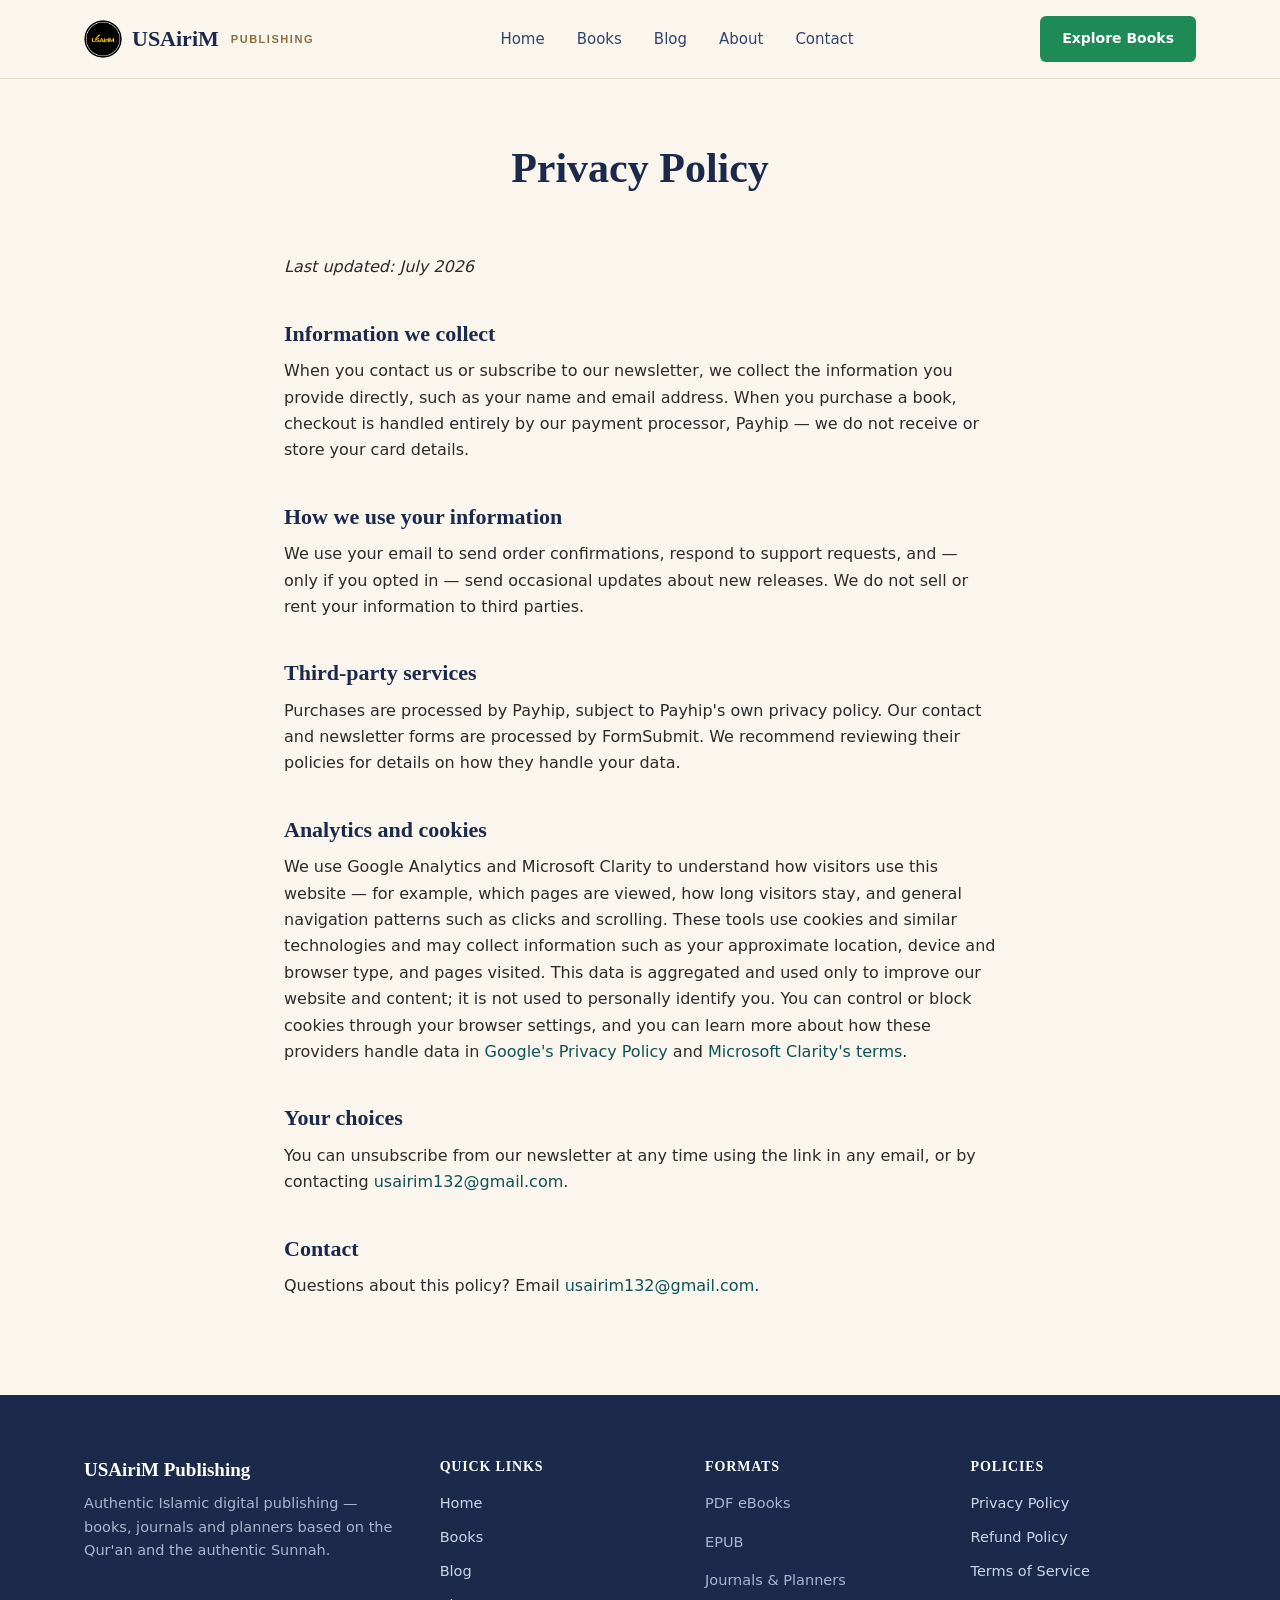
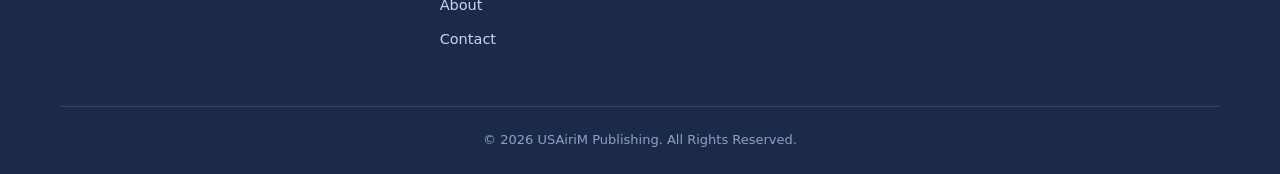
<file: privacy-policy.html>
<!DOCTYPE html>
<html lang="en">
<head>
<meta charset="UTF-8">
<meta name="viewport" content="width=device-width, initial-scale=1.0">
<title>Privacy Policy | USAiriM Publishing</title>
<meta name="description" content="How USAiriM Publishing collects, uses and protects your information.">
<link rel="canonical" href="https://usairim.pages.dev/privacy-policy.html">
<meta name="robots" content="index, follow">
<link rel="icon" href="favicon.svg" type="image/svg+xml">
<link rel="stylesheet" href="style.css">
<!-- Google tag (gtag.js) -->
<script async src="https://www.googletagmanager.com/gtag/js?id=G-6FCN0698L6"></script>
<script>
  window.dataLayer = window.dataLayer || [];
  function gtag(){dataLayer.push(arguments);}
  gtag('js', new Date());

  gtag('config', 'G-6FCN0698L6');
</script>

<script type="text/javascript">
    (function(c,l,a,r,i,t,y){
        c[a]=c[a]||function(){(c[a].q=c[a].q||[]).push(arguments)};
        t=l.createElement(r);t.async=1;t.src="https://www.clarity.ms/tag/"+i;
        y=l.getElementsByTagName(r)[0];y.parentNode.insertBefore(t,y);
    })(window, document, "clarity", "script", "xih6525dao");
</script>
</head>
<body>

<header class="header">
  <div class="rainbow-bar"></div>
  <div class="container">
    <a href="index.html" class="logo">
      <span class="logo-mark" role="img" aria-label="USAiriM Publishing logo"></span>
      <span class="logo-name">USAiriM</span><span class="logo-tag">Publishing</span>
    </a>
    <button class="nav-toggle" aria-label="Open menu" aria-expanded="false" id="navToggle">☰</button>
    <nav class="nav" id="siteNav">
      <a href="index.html">Home</a>
      <a href="books.html">Books</a>
      <a href="blog.html">Blog</a>
      <a href="about.html">About</a>
      <a href="contact.html">Contact</a>
    </nav>
    <a href="books.html" class="nav-btn">Explore Books</a>
  </div>
</header>

<section class="page-hero"><div class="container"><h1>Privacy Policy</h1></div></section>

<div class="content-block">
  <p><em>Last updated: July 2026</em></p>

  <h2>Information we collect</h2>
  <p>When you contact us or subscribe to our newsletter, we collect the information you provide directly, such as your name and email address. When you purchase a book, checkout is handled entirely by our payment processor, Payhip — we do not receive or store your card details.</p>

  <h2>How we use your information</h2>
  <p>We use your email to send order confirmations, respond to support requests, and — only if you opted in — send occasional updates about new releases. We do not sell or rent your information to third parties.</p>

  <h2>Third-party services</h2>
  <p>Purchases are processed by Payhip, subject to Payhip's own privacy policy. Our contact and newsletter forms are processed by FormSubmit. We recommend reviewing their policies for details on how they handle your data.</p>

  <h2>Analytics and cookies</h2>
  <p>We use Google Analytics and Microsoft Clarity to understand how visitors use this website — for example, which pages are viewed, how long visitors stay, and general navigation patterns such as clicks and scrolling. These tools use cookies and similar technologies and may collect information such as your approximate location, device and browser type, and pages visited. This data is aggregated and used only to improve our website and content; it is not used to personally identify you. You can control or block cookies through your browser settings, and you can learn more about how these providers handle data in <a href="https://policies.google.com/privacy" target="_blank" rel="noopener">Google's Privacy Policy</a> and <a href="https://clarity.microsoft.com/terms" target="_blank" rel="noopener">Microsoft Clarity's terms</a>.</p>

  <h2>Your choices</h2>
  <p>You can unsubscribe from our newsletter at any time using the link in any email, or by contacting <a href="mailto:usairim132@gmail.com">usairim132@gmail.com</a>.</p>

  <h2>Contact</h2>
  <p>Questions about this policy? Email <a href="mailto:usairim132@gmail.com">usairim132@gmail.com</a>.</p>
</div>

<footer class="footer">
  <div class="container footer-grid">
    <div>
      <h3>USAiriM Publishing</h3>
      <p>Authentic Islamic digital publishing — books, journals and planners based on the Qur'an and the authentic Sunnah.</p>
    </div>
    <div>
      <h4>Quick Links</h4>
      <a href="index.html">Home</a>
      <a href="books.html">Books</a>
      <a href="blog.html">Blog</a>
      <a href="about.html">About</a>
      <a href="contact.html">Contact</a>
    </div>
    <div>
      <h4>Formats</h4>
      <p>PDF eBooks</p>
      <p>EPUB</p>
      <p>Journals &amp; Planners</p>
    </div>
    <div>
      <h4>Policies</h4>
      <a href="privacy-policy.html">Privacy Policy</a>
      <a href="refund-policy.html">Refund Policy</a>
      <a href="terms.html">Terms of Service</a>
    </div>
  </div>
  <div class="container copyright">© 2026 USAiriM Publishing. All Rights Reserved.</div>
</footer>
<script src="js/main.js"></script>
</body>
</html>
</file>
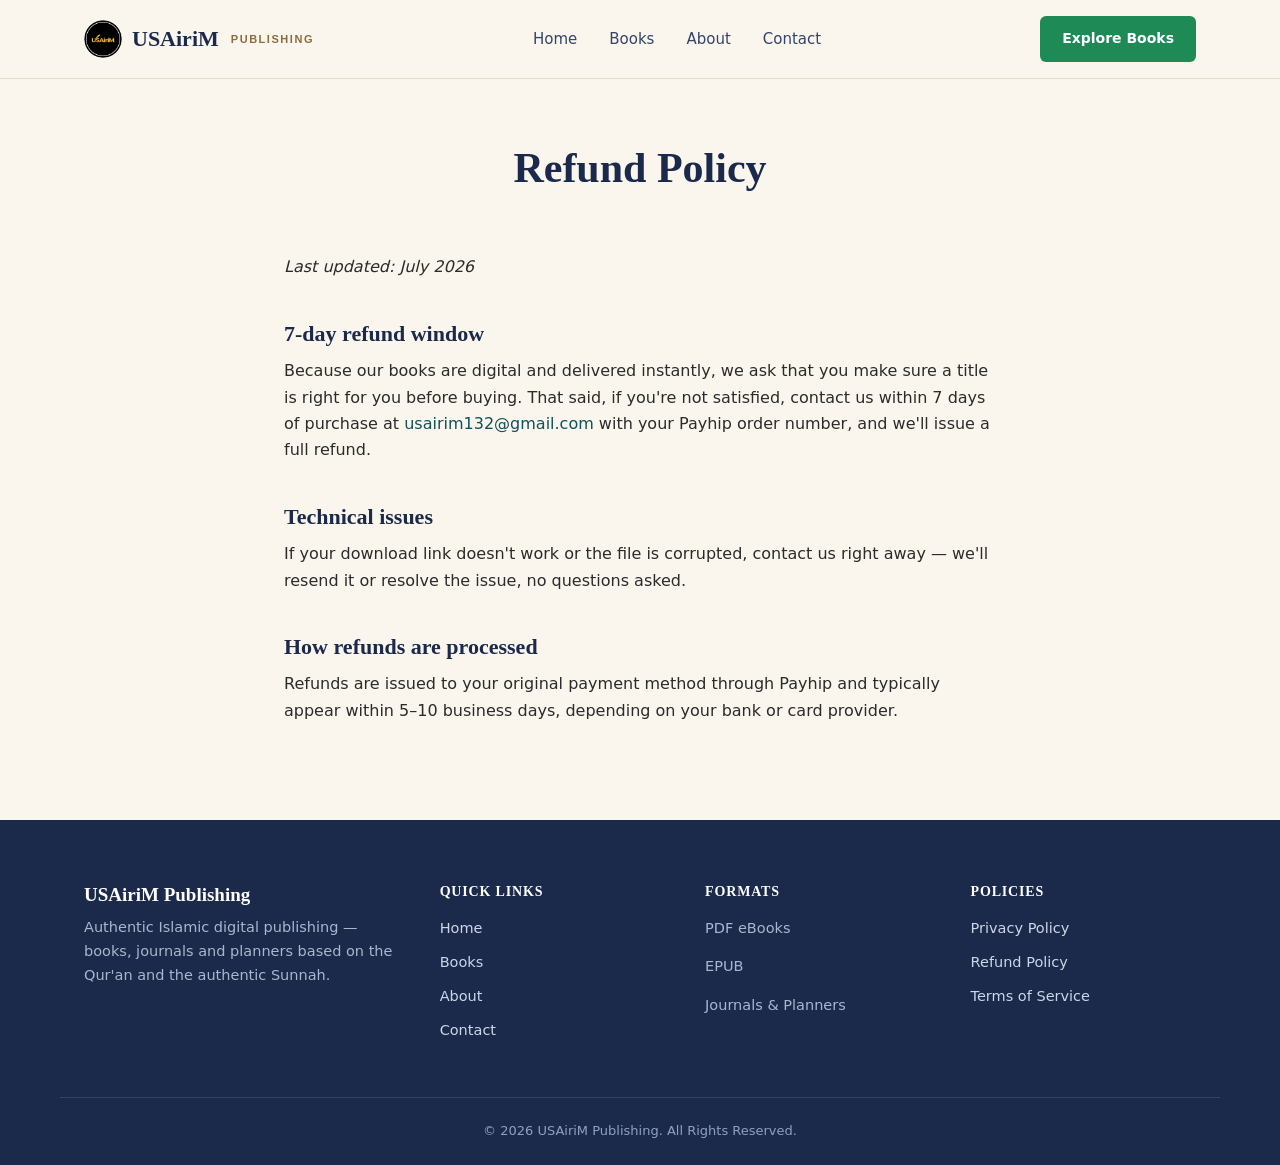
<file: refund-policy.html>
<!DOCTYPE html>
<html lang="en">
<head>
<meta charset="UTF-8">
<meta name="viewport" content="width=device-width, initial-scale=1.0">
<title>Refund Policy | USAiriM Publishing</title>
<meta name="description" content="USAiriM Publishing's refund policy for digital book purchases.">
<link rel="canonical" href="https://usairim.pages.dev/refund-policy.html">
<meta name="robots" content="index, follow">
<link rel="icon" href="favicon.svg" type="image/svg+xml">
<link rel="stylesheet" href="style.css">
<!-- Google tag (gtag.js) -->
<script async src="https://www.googletagmanager.com/gtag/js?id=G-6FCN0698L6"></script>
<script>
  window.dataLayer = window.dataLayer || [];
  function gtag(){dataLayer.push(arguments);}
  gtag('js', new Date());

  gtag('config', 'G-6FCN0698L6');
</script>

<script type="text/javascript">
    (function(c,l,a,r,i,t,y){
        c[a]=c[a]||function(){(c[a].q=c[a].q||[]).push(arguments)};
        t=l.createElement(r);t.async=1;t.src="https://www.clarity.ms/tag/"+i;
        y=l.getElementsByTagName(r)[0];y.parentNode.insertBefore(t,y);
    })(window, document, "clarity", "script", "xih6525dao");
</script>
</head>
<body>

<header class="header">
  <div class="rainbow-bar"></div>
  <div class="container">
    <a href="index.html" class="logo">
      <span class="logo-mark" role="img" aria-label="USAiriM Publishing logo"></span>
      <span class="logo-name">USAiriM</span><span class="logo-tag">Publishing</span>
    </a>
    <button class="nav-toggle" aria-label="Open menu" aria-expanded="false" id="navToggle">☰</button>
    <nav class="nav" id="siteNav">
      <a href="index.html">Home</a>
      <a href="books.html">Books</a>
      <a href="about.html">About</a>
      <a href="contact.html">Contact</a>
    </nav>
    <a href="books.html" class="nav-btn">Explore Books</a>
  </div>
</header>

<section class="page-hero"><div class="container"><h1>Refund Policy</h1></div></section>

<div class="content-block">
  <p><em>Last updated: July 2026</em></p>

  <h2>7-day refund window</h2>
  <p>Because our books are digital and delivered instantly, we ask that you make sure a title is right for you before buying. That said, if you're not satisfied, contact us within 7 days of purchase at <a href="mailto:usairim132@gmail.com">usairim132@gmail.com</a> with your Payhip order number, and we'll issue a full refund.</p>

  <h2>Technical issues</h2>
  <p>If your download link doesn't work or the file is corrupted, contact us right away — we'll resend it or resolve the issue, no questions asked.</p>

  <h2>How refunds are processed</h2>
  <p>Refunds are issued to your original payment method through Payhip and typically appear within 5–10 business days, depending on your bank or card provider.</p>
</div>

<footer class="footer">
  <div class="container footer-grid">
    <div>
      <h3>USAiriM Publishing</h3>
      <p>Authentic Islamic digital publishing — books, journals and planners based on the Qur'an and the authentic Sunnah.</p>
    </div>
    <div>
      <h4>Quick Links</h4>
      <a href="index.html">Home</a>
      <a href="books.html">Books</a>
      <a href="about.html">About</a>
      <a href="contact.html">Contact</a>
    </div>
    <div>
      <h4>Formats</h4>
      <p>PDF eBooks</p>
      <p>EPUB</p>
      <p>Journals &amp; Planners</p>
    </div>
    <div>
      <h4>Policies</h4>
      <a href="privacy-policy.html">Privacy Policy</a>
      <a href="refund-policy.html">Refund Policy</a>
      <a href="terms.html">Terms of Service</a>
    </div>
  </div>
  <div class="container copyright">© 2026 USAiriM Publishing. All Rights Reserved.</div>
</footer>
<script src="js/main.js"></script>
</body>
</html>
</file>
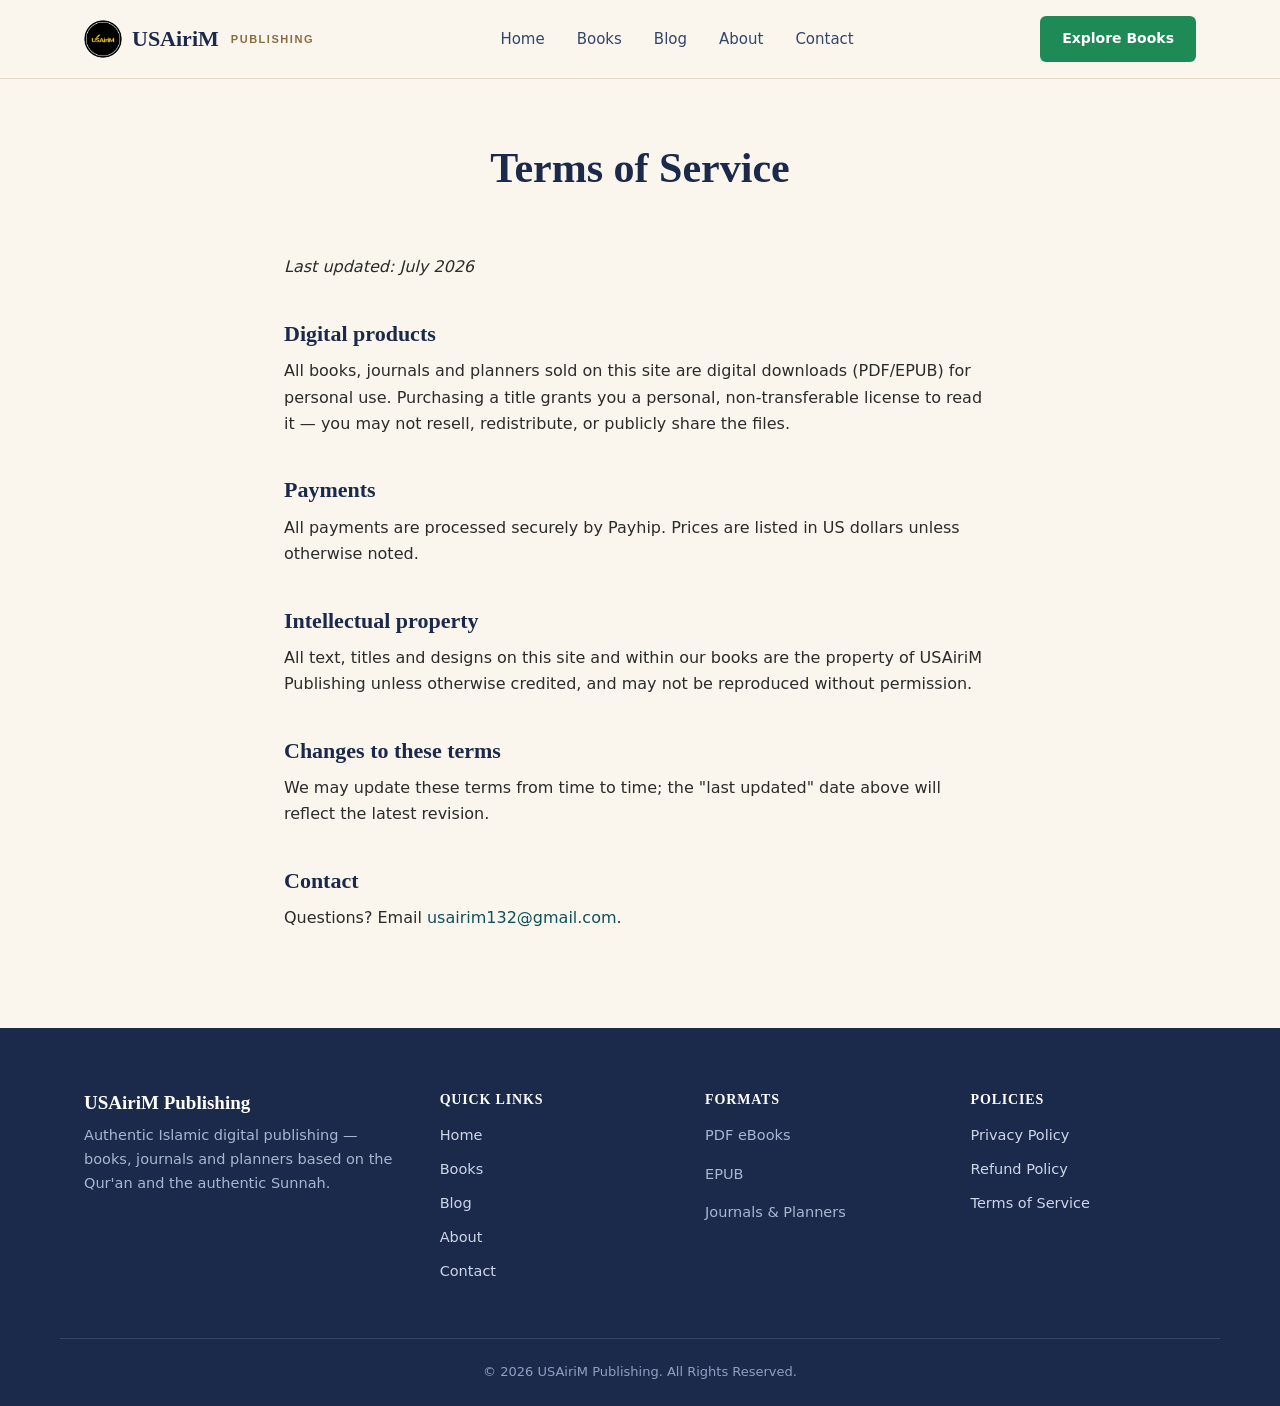
<file: terms.html>
<!DOCTYPE html>
<html lang="en">
<head>
<meta charset="UTF-8">
<meta name="viewport" content="width=device-width, initial-scale=1.0">
<title>Terms of Service | USAiriM Publishing</title>
<meta name="description" content="Terms of Service for USAiriM Publishing's digital books, journals and planners.">
<link rel="canonical" href="https://usairim.pages.dev/terms.html">
<meta name="robots" content="index, follow">
<link rel="icon" href="favicon.svg" type="image/svg+xml">
<link rel="stylesheet" href="style.css">
<!-- Google tag (gtag.js) -->
<script async src="https://www.googletagmanager.com/gtag/js?id=G-6FCN0698L6"></script>
<script>
  window.dataLayer = window.dataLayer || [];
  function gtag(){dataLayer.push(arguments);}
  gtag('js', new Date());

  gtag('config', 'G-6FCN0698L6');
</script>

<script type="text/javascript">
    (function(c,l,a,r,i,t,y){
        c[a]=c[a]||function(){(c[a].q=c[a].q||[]).push(arguments)};
        t=l.createElement(r);t.async=1;t.src="https://www.clarity.ms/tag/"+i;
        y=l.getElementsByTagName(r)[0];y.parentNode.insertBefore(t,y);
    })(window, document, "clarity", "script", "xih6525dao");
</script>
</head>
<body>

<header class="header">
  <div class="rainbow-bar"></div>
  <div class="container">
    <a href="index.html" class="logo">
      <span class="logo-mark" role="img" aria-label="USAiriM Publishing logo"></span>
      <span class="logo-name">USAiriM</span><span class="logo-tag">Publishing</span>
    </a>
    <button class="nav-toggle" aria-label="Open menu" aria-expanded="false" id="navToggle">☰</button>
    <nav class="nav" id="siteNav">
      <a href="index.html">Home</a>
      <a href="books.html">Books</a>
      <a href="blog.html">Blog</a>
      <a href="about.html">About</a>
      <a href="contact.html">Contact</a>
    </nav>
    <a href="books.html" class="nav-btn">Explore Books</a>
  </div>
</header>

<section class="page-hero"><div class="container"><h1>Terms of Service</h1></div></section>

<div class="content-block">
  <p><em>Last updated: July 2026</em></p>

  <h2>Digital products</h2>
  <p>All books, journals and planners sold on this site are digital downloads (PDF/EPUB) for personal use. Purchasing a title grants you a personal, non-transferable license to read it — you may not resell, redistribute, or publicly share the files.</p>

  <h2>Payments</h2>
  <p>All payments are processed securely by Payhip. Prices are listed in US dollars unless otherwise noted.</p>

  <h2>Intellectual property</h2>
  <p>All text, titles and designs on this site and within our books are the property of USAiriM Publishing unless otherwise credited, and may not be reproduced without permission.</p>

  <h2>Changes to these terms</h2>
  <p>We may update these terms from time to time; the "last updated" date above will reflect the latest revision.</p>

  <h2>Contact</h2>
  <p>Questions? Email <a href="mailto:usairim132@gmail.com">usairim132@gmail.com</a>.</p>
</div>

<footer class="footer">
  <div class="container footer-grid">
    <div>
      <h3>USAiriM Publishing</h3>
      <p>Authentic Islamic digital publishing — books, journals and planners based on the Qur'an and the authentic Sunnah.</p>
    </div>
    <div>
      <h4>Quick Links</h4>
      <a href="index.html">Home</a>
      <a href="books.html">Books</a>
      <a href="blog.html">Blog</a>
      <a href="about.html">About</a>
      <a href="contact.html">Contact</a>
    </div>
    <div>
      <h4>Formats</h4>
      <p>PDF eBooks</p>
      <p>EPUB</p>
      <p>Journals &amp; Planners</p>
    </div>
    <div>
      <h4>Policies</h4>
      <a href="privacy-policy.html">Privacy Policy</a>
      <a href="refund-policy.html">Refund Policy</a>
      <a href="terms.html">Terms of Service</a>
    </div>
  </div>
  <div class="container copyright">© 2026 USAiriM Publishing. All Rights Reserved.</div>
</footer>
<script src="js/main.js"></script>
</body>
</html>
</file>
<file: style.css>
/* =========================================================
   USAiriM Publishing — stylesheet
   Design tokens
   ========================================================= */
:root{
  --ink:#1B2A4A;          /* primary heading / dark ink */
  --ink-soft:#33456b;
  --parchment:#FAF6EE;    /* page background, warm paper */
  --parchment-deep:#F1EAD9;
  --gold:#B08D57;         /* manuscript-gold accent, used sparingly */
  --gold-deep:#8a6c3e;
  --teal:#0F5257;         /* secondary accent, links/icons */
  --teal-deep:#0b3d40;
  --charcoal:#2B2B2B;     /* body text */
  --clay:#B5482F;         /* rare accent: bestseller ribbon only */
  --line:#E4DCC8;
  --radius:6px;
  --shadow:0 10px 30px rgba(27,42,74,0.08);
  --shadow-lift:0 16px 40px rgba(27,42,74,0.14);
  --maxw:1160px;

  /* Brand green — used for all primary buttons/CTAs */
  --green:#1E8A56;
  --green-deep:#166B43;
}

.rainbow-text{
  color:var(--gold-deep);
}
.rainbow-bar{
  display:none;
}

@font-face{ /* system-safe fallbacks act as our type stack */
}

*,*::before,*::after{box-sizing:border-box;}
html{scroll-behavior:smooth;}
body{
  margin:0;
  background:var(--parchment);
  color:var(--charcoal);
  font-family:"Inter","Segoe UI",system-ui,-apple-system,sans-serif;
  font-size:16px;
  line-height:1.65;
  -webkit-font-smoothing:antialiased;
}
h1,h2,h3,h4{
  font-family:"Georgia","Iowan Old Style","Palatino Linotype",serif;
  color:var(--ink);
  line-height:1.2;
  margin:0 0 .5em;
  font-weight:600;
}
p{margin:0 0 1em;}
a{color:var(--teal);text-decoration:none;}
img{max-width:100%;display:block;}
:focus-visible{outline:3px solid var(--gold);outline-offset:2px;}

.container{max-width:var(--maxw);margin:0 auto;padding:0 24px;}

/* eyebrow / label */
.eyebrow{
  display:inline-block;
  font-family:"Inter",sans-serif;
  font-size:12px;
  letter-spacing:.16em;
  text-transform:uppercase;
  font-weight:700;
  margin-bottom:10px;
  color:var(--gold-deep);
}

/* =========================================================
   Header
   ========================================================= */
.header{
  background:var(--parchment);
  border-bottom:1px solid var(--line);
  position:sticky;
  top:0;
  z-index:50;
}
.header .rainbow-bar{position:absolute;top:0;left:0;right:0;}
.header .container{
  display:flex;
  align-items:center;
  justify-content:space-between;
  min-height:78px;
}
.logo{
  font-family:"Georgia",serif;
  font-size:22px;
  font-weight:700;
  color:var(--ink);
  display:flex;
  align-items:center;
  gap:10px;
}
.logo-mark{
  width:38px;height:38px;
  border-radius:50%;
  flex-shrink:0;
  display:inline-block;
  background-image:url("[data-uri]");
  background-size:cover;
  background-position:center;
}
.logo-name{
  font-family:"Georgia",serif;
  font-size:22px;
  font-weight:700;
  color:var(--ink);
}
.logo-tag{
  font-family:"Inter",sans-serif;
  font-size:11px;
  letter-spacing:.14em;
  text-transform:uppercase;
  color:var(--gold-deep);
  font-weight:600;
  margin-left:2px;
}
.nav{display:flex;align-items:center;gap:32px;}
.nav a{
  color:var(--ink-soft);
  font-size:15px;
  font-weight:500;
  position:relative;
  padding:6px 0;
}
.nav a::after{
  content:"";
  position:absolute;left:0;right:0;bottom:0;
  height:2px;background:var(--gold);
  transform:scaleX(0);transform-origin:left;
  transition:transform .2s ease;
}
.nav a:hover::after,.nav a.active::after{transform:scaleX(1);}
.nav-btn{
  background:var(--green);
  color:#fff !important;
  padding:11px 22px;
  border-radius:var(--radius);
  font-size:14px;
  font-weight:600;
  transition:background .2s ease;
}
.nav-btn:hover{background:var(--green-deep);}
.nav-toggle{display:none;}

@media (max-width:760px){
  .nav{
    position:absolute;top:78px;left:0;right:0;
    background:var(--parchment);
    border-bottom:1px solid var(--line);
    flex-direction:column;
    align-items:flex-start;
    gap:0;
    padding:8px 24px 16px;
    display:none;
  }
  .nav.open{display:flex;}
  .nav a{width:100%;padding:12px 0;}
  .nav-toggle{
    display:inline-flex;
    background:none;border:none;
    font-size:26px;color:var(--ink);
    cursor:pointer;
  }
}

/* =========================================================
   Hero
   ========================================================= */
.hero{
  padding:72px 0 88px;
  border-bottom:1px solid var(--line);
}
.hero-grid{
  display:grid;
  grid-template-columns:1.1fr .9fr;
  gap:56px;
  align-items:center;
}
.hero-badge{
  display:inline-block;
  font-size:12px;
  letter-spacing:.14em;
  text-transform:uppercase;
  font-weight:700;
  color:var(--teal-deep);
  background:#e8f1f0;
  border:1px solid #cfe3e1;
  padding:6px 14px;
  border-radius:999px;
  margin-bottom:22px;
}
.hero h1{
  font-size:clamp(34px,5vw,54px);
  letter-spacing:-.01em;
}
.hero p{
  font-size:18px;
  color:var(--ink-soft);
  max-width:46ch;
  margin-top:18px;
}
.hero-buttons{display:flex;gap:16px;margin-top:32px;flex-wrap:wrap;}
.btn-primary,.btn-secondary,.btn,.buy-btn,.buy-now,.button{
  display:inline-block;
  padding:14px 28px;
  border-radius:var(--radius);
  font-weight:600;
  font-size:15px;
  cursor:pointer;
  border:1px solid transparent;
  transition:transform .15s ease, background .2s ease, color .2s ease;
}
.btn-primary,.buy-btn,.buy-now,.button,.btn{
  background:var(--green);
  color:#fff !important;
}
.btn-primary:hover,.buy-btn:hover,.buy-now:hover,.button:hover,.btn:hover{
  background:var(--green-deep);
  transform:translateY(-1px);
}
.btn-secondary{
  background:transparent;
  color:var(--ink) !important;
  border-color:var(--ink);
}
.btn-secondary:hover{background:var(--ink);color:var(--parchment) !important;}
.btn[disabled],.buy-btn.disabled,.buy-btn[aria-disabled="true"]{
  background:#ddd3c0;color:#8a7f68 !important;cursor:not-allowed;
  pointer-events:none;
}

/* Hero visual — real photograph with a gold frame and overlaid title text */
.hero-image{display:flex;justify-content:center;}
.hero-photo-frame{
  width:290px;
  padding:3px;
  border-radius:3px 16px 16px 3px;
  background:var(--gold);
  box-shadow:var(--shadow-lift);
  transform:rotate(-2deg);
}
.hero-photo-cover{
  position:relative;
  width:100%;
  aspect-ratio:460/650;
  border-radius:2px 14px 14px 2px;
  overflow:hidden;
  background-image:url("[data-uri]");
  background-size:cover;
  background-position:center;
}
.hero-photo-cover .cover-slogan{
  position:absolute;top:7%;left:8%;right:8%;
  text-align:center;
  font-family:"Georgia","Iowan Old Style",serif;
  font-weight:700;
  font-size:15.5px;
  line-height:1.45;
  color:#F7F5FF;
  text-shadow:0 2px 12px rgba(0,0,0,0.75),0 0 2px rgba(0,0,0,0.6);
}
.hero-photo-cover .cover-wordmark{
  position:absolute;bottom:6%;left:0;right:0;
  text-align:center;
}
.hero-photo-cover .cover-name{
  font-family:"Georgia","Iowan Old Style",serif;
  font-weight:700;
  font-size:27px;
  color:#F7F5FF;
  text-shadow:0 2px 14px rgba(0,0,0,0.85);
}
.hero-photo-cover .cover-tag{
  font-family:"Inter",sans-serif;
  font-size:10.5px;
  letter-spacing:.28em;
  font-weight:700;
  color:var(--gold);
  margin-top:4px;
  text-shadow:0 1px 8px rgba(0,0,0,0.7);
}
.book-mockup{
  position:relative;
  width:230px;height:320px;
  background:linear-gradient(155deg,#ffffff,#f3ede0);
  border:1px solid var(--line);
  border-radius:2px 10px 10px 2px;
  box-shadow:var(--shadow-lift);
  display:flex;align-items:center;justify-content:center;
  font-size:60px;
  transform:rotate(-3deg);
}
.book-mockup::before{ /* spine */
  content:"";
  position:absolute;left:0;top:0;bottom:0;width:14px;
  background:linear-gradient(90deg,var(--ink),var(--ink-soft));
  border-radius:2px 0 0 2px;
}
.book-mockup::after{ /* folded corner, ties to the manuscript motif */
  content:"";
  position:absolute;right:0;bottom:0;
  width:0;height:0;
  border-style:solid;
  border-width:0 0 34px 34px;
  border-color:transparent transparent var(--parchment-deep) transparent;
  filter:drop-shadow(-2px -2px 2px rgba(0,0,0,.08));
}

/* =========================================================
   Section scaffolding
   ========================================================= */
.section,.featured,.discover,.testimonials,.newsletter,.stats,.product-page{
  padding:80px 0;
}
.featured{border-bottom:1px solid var(--line);}
.discover{background:var(--parchment-deep);border-bottom:1px solid var(--line);}
.section-title{max-width:640px;margin:0 auto 48px;text-align:center;}
.section-title span{
  font-size:12px;letter-spacing:.16em;text-transform:uppercase;
  color:var(--gold-deep);font-weight:700;
}
.section-title h2{font-size:clamp(26px,3.4vw,36px);margin-top:8px;}
.section-title p{color:var(--ink-soft);margin-top:10px;}

/* =========================================================
   Book cards / grid
   ========================================================= */
.book-grid,.books-grid{
  display:grid;
  grid-template-columns:repeat(auto-fit,minmax(240px,1fr));
  gap:28px;
}
.book-card{
  position:relative;
  background:#fff;
  border:1px solid var(--line);
  border-radius:var(--radius);
  padding:28px;
  text-align:center;
  box-shadow:var(--shadow);
  transition:transform .2s ease, box-shadow .2s ease;
  display:flex;flex-direction:column;
  overflow:hidden;
}
.book-card:hover{transform:translateY(-4px);box-shadow:var(--shadow-lift);}
.book-card{border-top:3px solid transparent;}
.book-card:hover{border-top-color:var(--gold);}
.book-card::before{ /* dog-eared corner — recurring manuscript motif */
  content:"";
  position:absolute;top:0;right:0;
  width:0;height:0;
  border-style:solid;
  border-width:0 22px 22px 0;
  border-color:transparent var(--parchment-deep) transparent transparent;
}
.book-cover{
  width:120px;height:168px;
  margin:0 auto 20px;
  background:linear-gradient(155deg,var(--parchment),#efe6d2);
  border:1px solid var(--line);
  border-radius:2px 8px 8px 2px;
  display:flex;align-items:center;justify-content:center;
  font-size:44px;
  box-shadow:0 6px 16px rgba(27,42,74,.10);
}
.book-card h3{font-size:19px;margin-bottom:8px;}
.book-card p{color:var(--ink-soft);font-size:14.5px;flex-grow:1;}
.book-card img{
  width:120px;height:168px;object-fit:cover;margin:0 auto 20px;
  border-radius:2px 8px 8px 2px;border:1px solid var(--line);
}
.ribbon{
  position:absolute;top:16px;left:-34px;
  background:var(--clay);color:#fff;
  font-size:11px;font-weight:700;letter-spacing:.06em;text-transform:uppercase;
  padding:5px 40px;
  transform:rotate(-45deg);
  box-shadow:0 2px 6px rgba(0,0,0,.15);
}
.price{font-size:20px;font-weight:700;color:var(--ink);margin:10px 0 16px;}

/* =========================================================
   Discover / search / categories
   ========================================================= */
.search-box{
  max-width:520px;margin:0 auto 44px;
  display:flex;gap:10px;
}
.search-box input,#searchInput{
  flex:1;padding:14px 16px;
  border:1px solid var(--line);border-radius:var(--radius);
  font-size:15px;background:#fff;
}
.search-box select,#categoryFilter{
  padding:14px 16px;border:1px solid var(--line);border-radius:var(--radius);
  background:#fff;font-size:15px;
}
.search-box button{
  background:var(--teal);color:#fff;border:none;
  padding:0 24px;border-radius:var(--radius);font-weight:600;cursor:pointer;
}
.search-box button:hover{background:var(--teal-deep);}
.categories{
  display:grid;grid-template-columns:repeat(auto-fit,minmax(150px,1fr));
  gap:20px;
}
.category-card{
  background:#fff;border:1px solid var(--line);border-radius:var(--radius);
  padding:26px 12px;text-align:center;
  display:flex;flex-direction:column;align-items:center;justify-content:center;
  transition:transform .15s ease, border-color .15s ease;
  cursor:default;
}
.category-card svg{display:block;}
.category-card h3{font-size:14.5px;margin-top:10px;color:var(--ink);}
.category-card:hover{
  transform:translateY(-3px);
  border-color:var(--gold);
}
#noResults{display:none;text-align:center;color:var(--ink-soft);padding:20px 0;}

/* =========================================================
   Product / single book page
   ========================================================= */
.product-grid{
  display:grid;grid-template-columns:.8fr 1.2fr;gap:56px;align-items:start;
}
.product-image .book-cover{width:100%;height:420px;font-size:90px;}
.product-image img{
  width:100%;height:420px;object-fit:cover;
  border-radius:2px 8px 8px 2px;border:1px solid var(--line);
  box-shadow:var(--shadow-lift);
}
.product-category{
  font-size:12px;letter-spacing:.12em;text-transform:uppercase;
  color:var(--teal-deep);font-weight:700;
}
.product-info h1{margin-top:10px;font-size:clamp(26px,3.6vw,36px);}
.rating{color:var(--gold-deep);font-size:15px;margin:12px 0;}
.rating span{color:var(--ink-soft);font-size:13px;margin-left:6px;}
.formats{display:flex;gap:10px;margin:18px 0 26px;flex-wrap:wrap;}
.formats span{
  border:1px solid var(--line);padding:6px 14px;border-radius:999px;
  font-size:13px;color:var(--ink-soft);background:#fff;
}
.product-info .price{margin-top:0;}
.trust-row{
  display:flex;gap:22px;flex-wrap:wrap;margin-top:26px;
  font-size:13.5px;color:var(--ink-soft);
}
.trust-row span{display:flex;align-items:center;gap:6px;}
.product-details{margin-top:44px;border-top:1px solid var(--line);padding-top:32px;}
.product-details h2{font-size:20px;}
.product-details ul{padding-left:20px;color:var(--ink-soft);}

/* =========================================================
   Testimonials
   ========================================================= */
.testimonials{background:var(--parchment-deep);}
.testimonial-grid{
  display:grid;grid-template-columns:repeat(auto-fit,minmax(260px,1fr));
  gap:26px;
}
.testimonial-card{
  background:#fff;border:1px solid var(--line);border-radius:var(--radius);
  padding:30px;box-shadow:var(--shadow);position:relative;
}
.testimonial-card p{font-style:italic;color:var(--ink-soft);}
.testimonial-card h4{font-size:14px;margin-top:14px;color:var(--gold-deep);}

/* =========================================================
   Newsletter
   ========================================================= */
.newsletter{text-align:center;}
.newsletter-form{
  display:flex;gap:12px;justify-content:center;max-width:480px;margin:28px auto 0;
  flex-wrap:wrap;
}
.newsletter-form input{
  flex:1;min-width:220px;padding:14px 16px;border:1px solid var(--line);
  border-radius:var(--radius);font-size:15px;
}
.newsletter-form button{
  background:var(--ink);color:#fff;border:none;padding:0 26px;
  border-radius:var(--radius);font-weight:600;cursor:pointer;
}
.newsletter-form button:hover{background:var(--teal-deep);}
.form-note{font-size:13px;color:var(--ink-soft);margin-top:14px;}

/* =========================================================
   Static content pages (About / Contact / Legal)
   ========================================================= */
.page-hero{padding:64px 0 20px;text-align:center;}
.page-hero h1{font-size:clamp(28px,4vw,42px);}
.content-block{max-width:760px;margin:0 auto;padding:20px 24px 80px;}
.content-block h2{margin-top:40px;font-size:22px;}
.content-block ul{color:var(--ink-soft);}
.founder{
  display:grid;grid-template-columns:auto 1fr;gap:24px;align-items:center;
  background:#fff;border:1px solid var(--line);border-radius:var(--radius);
  padding:28px;margin-top:36px;box-shadow:var(--shadow);
}
.founder-badge{
  width:74px;height:74px;border-radius:50%;
  background:linear-gradient(155deg,var(--teal),var(--teal-deep));
  color:#fff;display:flex;align-items:center;justify-content:center;
  font-size:28px;flex-shrink:0;
}
.contact-grid{
  display:grid;grid-template-columns:1fr 1fr;gap:48px;
  max-width:900px;margin:0 auto;padding:0 24px 80px;
}
.contact-card{
  background:#fff;border:1px solid var(--line);border-radius:var(--radius);
  padding:28px;box-shadow:var(--shadow);
}
.contact-card h3{font-size:16px;}
.contact-form label{display:block;font-size:14px;font-weight:600;margin:16px 0 6px;color:var(--ink);}
.contact-form input,.contact-form textarea{
  width:100%;padding:12px 14px;border:1px solid var(--line);border-radius:var(--radius);
  font-family:inherit;font-size:15px;background:var(--parchment);
}
.contact-form textarea{resize:vertical;min-height:120px;}
.contact-form button{margin-top:20px;border:none;cursor:pointer;}
.faq-item{border-bottom:1px solid var(--line);padding:18px 0;}

/* Article meta + table of contents (blog posts) */
.article-meta{
  display:flex;gap:16px;flex-wrap:wrap;align-items:center;
  color:var(--ink-soft);font-size:13.5px;margin-top:10px;
}
.article-meta span{display:flex;align-items:center;gap:6px;}
.toc{
  background:var(--parchment-deep);
  border:1px solid var(--line);
  border-radius:var(--radius);
  padding:20px 24px;
  margin:28px 0;
}
.toc h2{font-size:14px;margin:0 0 10px;text-transform:uppercase;letter-spacing:.08em;}
.toc ol{margin:0;padding-left:20px;}
.toc a{color:var(--teal);}

/* FAQ section shared across blog + product pages */
.faq-section{margin-top:44px;border-top:1px solid var(--line);padding-top:32px;}
.faq-section h2{font-size:20px;}

/* Reading progress bar */
#readingProgress{
  position:fixed;top:0;left:0;height:3px;width:0%;
  background:var(--gold);
  z-index:200;transition:width .1s linear;
}

/* Breadcrumbs */
.breadcrumbs{font-size:13px;color:var(--ink-soft);margin-bottom:10px;}
.breadcrumbs a{color:var(--ink-soft);}
.breadcrumbs a:hover{color:var(--teal);}

/* Sticky table of contents on wide screens */
@media (min-width:900px){
  .toc{position:sticky;top:98px;}
}

/* Share row */
.share-row{display:flex;gap:10px;flex-wrap:wrap;margin:28px 0;align-items:center;}
.share-row span{font-size:13px;color:var(--ink-soft);margin-right:4px;}
.share-btn{
  display:inline-flex;align-items:center;justify-content:center;
  width:36px;height:36px;border-radius:50%;
  background:var(--parchment-deep);border:1px solid var(--line);
  color:var(--ink-soft);font-size:15px;cursor:pointer;
  transition:transform .15s ease, border-color .15s ease;
}
.share-btn:hover{transform:translateY(-2px);border-color:var(--teal);color:var(--teal);}

/* Copy-quote floating button */
#copyQuoteBtn{
  position:absolute;display:none;
  background:var(--ink);color:var(--parchment);
  font-size:12.5px;font-weight:600;padding:8px 14px;border-radius:6px;
  cursor:pointer;z-index:150;box-shadow:var(--shadow-lift);
}

/* Like / bookmark controls */
.reader-actions{display:flex;gap:14px;margin:20px 0;}
.reader-actions button{
  display:flex;align-items:center;gap:6px;
  background:var(--parchment-deep);border:1px solid var(--line);
  color:var(--ink-soft);padding:9px 16px;border-radius:999px;
  font-size:13.5px;cursor:pointer;transition:border-color .15s ease,color .15s ease;
}
.reader-actions button.active{border-color:var(--clay);color:var(--clay);}
.reader-actions button:hover{border-color:var(--teal);color:var(--teal);}

/* Related content */
.related-section{margin-top:48px;border-top:1px solid var(--line);padding-top:32px;}
.related-section h2{font-size:20px;margin-bottom:18px;}
.faq-item h3{font-size:16px;margin-bottom:8px;}

/* =========================================================
   Footer
   ========================================================= */
.footer{
  background:var(--ink);
  color:#cdd6e8;
  padding:64px 0 24px;
}
.footer-grid{
  display:grid;grid-template-columns:1.4fr 1fr 1fr 1fr;gap:40px;
}
.footer h3{color:#fff;font-size:19px;}
.footer h4{color:#fff;font-size:14px;letter-spacing:.06em;text-transform:uppercase;margin-bottom:16px;}
.footer p{color:#aab6cf;font-size:14.5px;}
.footer a{
  display:block;color:#cdd6e8;font-size:14.5px;margin-bottom:10px;
}
.footer a:hover{color:var(--gold);}
.copyright{
  border-top:1px solid rgba(255,255,255,.12);
  margin-top:44px;padding-top:22px;
  text-align:center;font-size:13px;color:#8fa0c2;
}
.copyright a{display:inline;color:#8fa0c2;}
.copyright a:hover{color:var(--gold);}

/* =========================================================
   Responsive
   ========================================================= */
@media (max-width:900px){
  .hero-grid{grid-template-columns:1fr;}
  .hero-image{order:-1;}
  .product-grid{grid-template-columns:1fr;}
  .footer-grid{grid-template-columns:1fr 1fr;}
  .contact-grid{grid-template-columns:1fr;}
}
@media (max-width:600px){
  .footer-grid{grid-template-columns:1fr;}
  .search-box{flex-direction:column;}
}

/* Embedded cover for "The Hunger That Never Leaves" — avoids external image
   upload/path issues entirely by baking the cover directly into the CSS. */
.cover-hunger{
  background-image:url("[data-uri]");
  background-size:cover;
  background-position:center;
}
</file>
